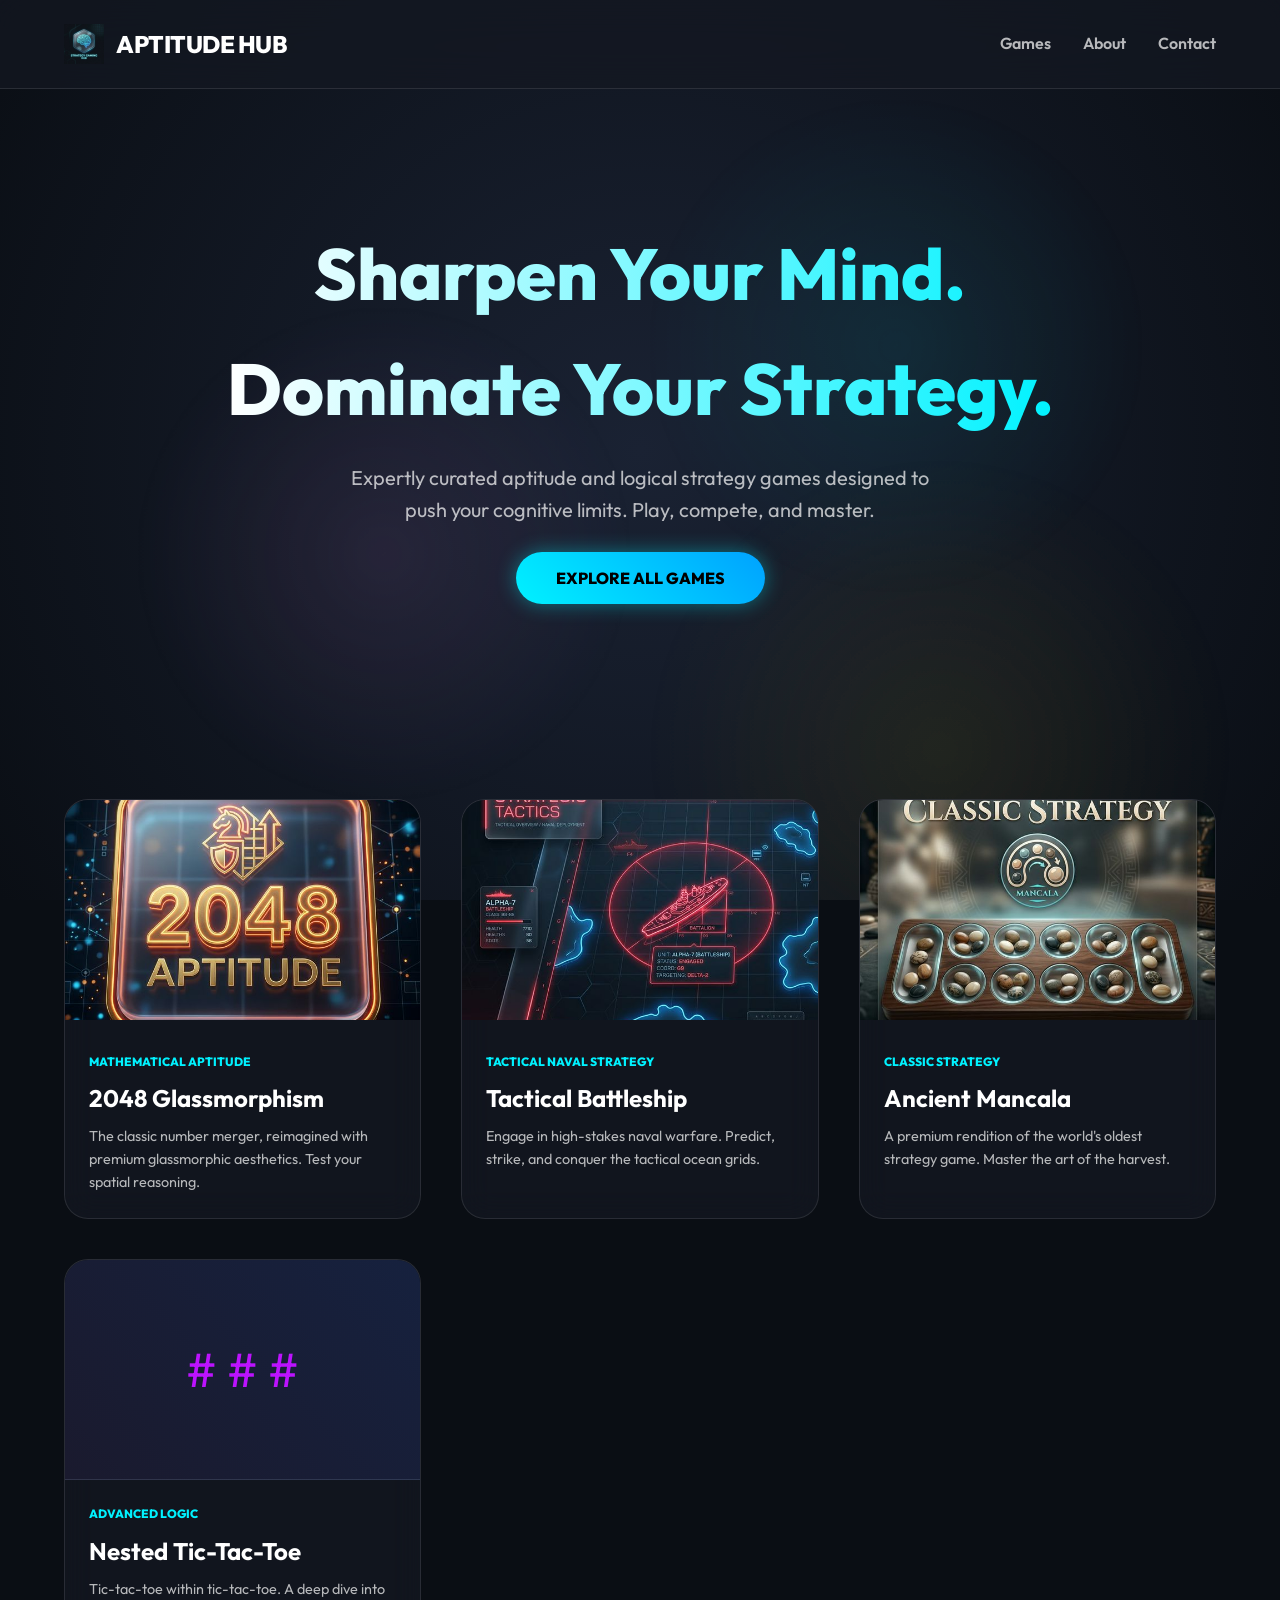
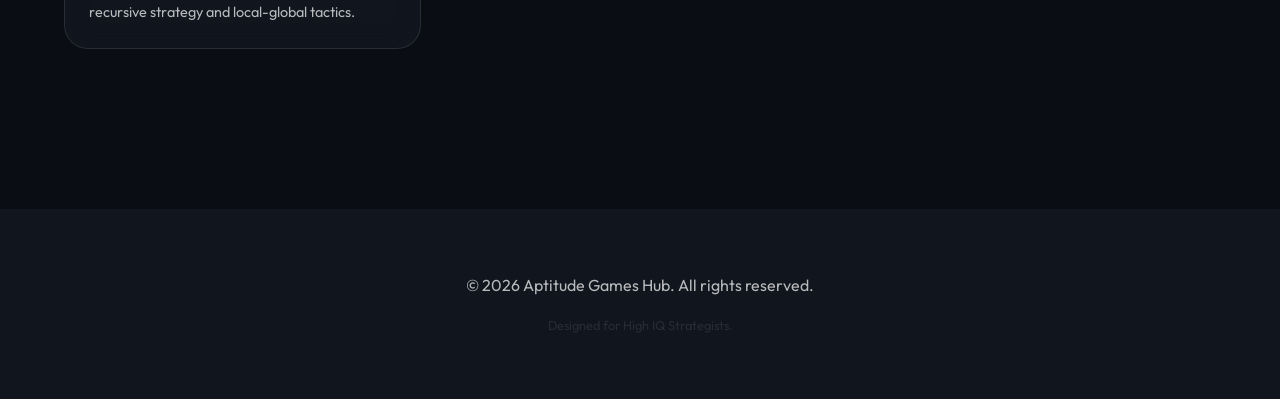
<file: index.html>
<!DOCTYPE html>
<html lang="en">
<head>
    <meta charset="UTF-8">
    <meta name="viewport" content="width=device-width, initial-scale=1.0">
    <title>Aptitude Games | Master Your Strategy Hub</title>
    <meta name="description" content="A hub for the most challenging aptitude and strategy games. Improve your reflexes, logical thinking, and tactical skills.">
    
    <!-- Fonts -->
    <link rel="stylesheet" href="style.css">
    
    <!-- Favicon placeholder (using logo) -->
    <link rel="icon" type="image/png" href="assets/logo.png">
</head>
<body>
    <!-- Background Elements -->
    <div id="bg-canvas">
        <div class="glow-orb" style="top: 10%; right: 10%;"></div>
        <div class="glow-orb" style="bottom: 10%; left: 10%; filter: hue-rotate(90deg);"></div>
        <div class="glow-orb" style="top: 50%; left: 50%; width: 600px; height: 600px; filter: hue-rotate(240deg);"></div>
    </div>

    <!-- Navigation -->
    <nav>
        <div class="logo">
            <img src="assets/logo.png" alt="Aptitude Hub Logo">
            <span>Aptitude Hub</span>
        </div>
        <div class="nav-links">
            <a href="#games">Games</a>
            <a href="#about">About</a>
            <a href="#contact">Contact</a>
        </div>
    </nav>

    <!-- Hero Section -->
    <header class="hero">
        <h1>Sharpen Your Mind.<br>Dominate Your Strategy.</h1>
        <p>Expertly curated aptitude and logical strategy games designed to push your cognitive limits. Play, compete, and master.</p>
        <div class="hero-actions">
            <a href="#games" class="btn-primary">Explore All Games</a>
        </div>
    </header>

    <!-- Games Grid Section -->
    <section id="games" class="game-grid">
        <!-- 2048 -->
        <div class="game-card" onclick="window.location.href='2048/index.html'">
            <img src="assets/2048_thumb.png" alt="2048 Glassmorphism">
            <div class="game-info">
                <span class="game-category">Mathematical Aptitude</span>
                <h3 class="game-title">2048 Glassmorphism</h3>
                <p class="game-desc">The classic number merger, reimagined with premium glassmorphic aesthetics. Test your spatial reasoning.</p>
            </div>
        </div>

        <!-- Battleship -->
        <div class="game-card" onclick="window.location.href='battleship/index.html'">
            <img src="assets/battleship_thumb.png" alt="Tactical Battleship">
            <div class="game-info">
                <span class="game-category">Tactical Naval Strategy</span>
                <h3 class="game-title">Tactical Battleship</h3>
                <p class="game-desc">Engage in high-stakes naval warfare. Predict, strike, and conquer the tactical ocean grids.</p>
            </div>
        </div>

        <!-- Mancala -->
        <div class="game-card" onclick="window.location.href='mancala/index.html'">
            <img src="assets/mancala_thumb.png" alt="Mancala Strategy">
            <div class="game-info">
                <span class="game-category">Classic Strategy</span>
                <h3 class="game-title">Ancient Mancala</h3>
                <p class="game-desc">A premium rendition of the world's oldest strategy game. Master the art of the harvest.</p>
            </div>
        </div>

        <!-- Nested Tic Tac Toe -->
        <div class="game-card" onclick="window.location.href='tictactoe/index.html'">
            <div style="width: 100%; height: 220px; background: linear-gradient(45deg, #1a1a2e, #16213e); display: flex; align-items: center; justify-content: center; font-size: 3rem; color: var(--neon-purple); border-bottom: 1px solid var(--glass-border);">
                # # #
            </div>
            <div class="game-info">
                <span class="game-category">Advanced Logic</span>
                <h3 class="game-title">Nested Tic-Tac-Toe</h3>
                <p class="game-desc">Tic-tac-toe within tic-tac-toe. A deep dive into recursive strategy and local-global tactics.</p>
            </div>
        </div>
    </section>

    <!-- Footer -->
    <footer style="padding: 4rem 5%; text-align: center; background: var(--glass-bg); margin-top: 5rem;">
        <p style="color: var(--text-secondary);">&copy; 2026 Aptitude Games Hub. All rights reserved.</p>
        <p style="font-size: 0.8rem; margin-top: 1rem; color: var(--glass-border);">Designed for High IQ Strategists.</p>
    </footer>

    <script src="script.js"></script>
</body>
</html>
</file>
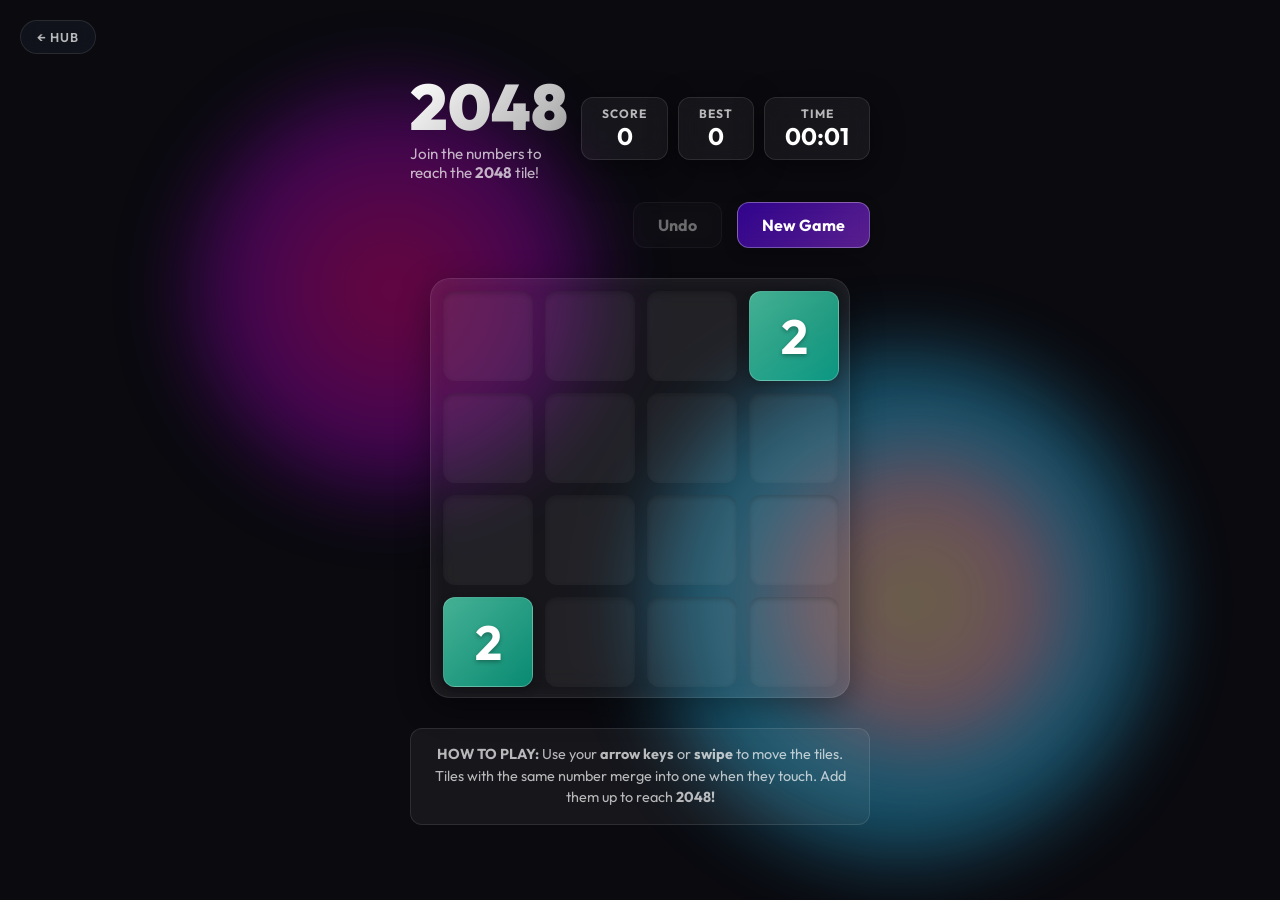
<file: 2048/index.html>
<!DOCTYPE html>
<html lang="en">
<head>
    <meta charset="UTF-8">
    <meta name="viewport" content="width=device-width, initial-scale=1.0, maximum-scale=1.0, user-scalable=no">
    <title>2048: Glassmorphism</title>
    <link rel="stylesheet" href="style.css">
    <link rel="preconnect" href="https://fonts.googleapis.com">
    <link rel="preconnect" href="https://fonts.gstatic.com" crossorigin>
    <link href="https://fonts.googleapis.com/css2?family=Outfit:wght@300;500;700;900&display=swap" rel="stylesheet">
    <style>
        .back-to-hub {
            position: fixed;
            top: 20px;
            left: 20px;
            z-index: 1000;
            text-decoration: none;
            color: rgba(255,255,255,0.7);
            font-family: 'Outfit', sans-serif;
            font-size: 0.8rem;
            font-weight: 600;
            background: rgba(20, 25, 35, 0.6);
            padding: 8px 16px;
            border-radius: 50px;
            backdrop-filter: blur(10px);
            border: 1px solid rgba(255,255,255,0.1);
            transition: all 0.3s ease;
            text-transform: uppercase;
            letter-spacing: 1px;
        }
        .back-to-hub:hover {
            background: rgba(0, 242, 255, 0.2);
            color: #00f2ff;
            transform: translateX(-5px);
            border-color: #00f2ff;
        }
        @media (max-width: 600px) {
            .back-to-hub { top: 10px; left: 10px; font-size: 0.7rem; padding: 6px 12px; }
        }
    </style>
</head>
<body>
    <a href="../index.html" class="back-to-hub">← Hub</a>
    <div class="background-orbs">
        <div class="orb orb-1"></div>
        <div class="orb orb-2"></div>
        <div class="orb orb-3"></div>
    </div>

    <div class="game-wrapper">
        <header>
            <div class="title-container">
                <h1>2048</h1>
                <p>Join the numbers to reach the <strong>2048</strong> tile!</p>
            </div>
            <div class="scores-container">
                <div class="score-box">
                    <span class="score-label">SCORE</span>
                    <span class="score-value" id="score">0</span>
                </div>
                <div class="score-box" id="best-score-box">
                    <span class="score-label">BEST</span>
                    <span class="score-value" id="best-score">0</span>
                </div>
                <div class="score-box timer-box">
                    <span class="score-label">TIME</span>
                    <span class="score-value" id="timer-display">00:00</span>
                </div>
            </div>
        </header>

        <div class="controls-header">
            <button id="undo-btn" class="glass-btn secondary" disabled>Undo</button>
            <button id="new-game-btn" class="glass-btn primary">New Game</button>
        </div>

        <div class="game-container">
            <div class="grid-container" id="grid">
                <!-- Grid Cells (Background) -->
                <div class="grid-cell"></div><div class="grid-cell"></div><div class="grid-cell"></div><div class="grid-cell"></div>
                <div class="grid-cell"></div><div class="grid-cell"></div><div class="grid-cell"></div><div class="grid-cell"></div>
                <div class="grid-cell"></div><div class="grid-cell"></div><div class="grid-cell"></div><div class="grid-cell"></div>
                <div class="grid-cell"></div><div class="grid-cell"></div><div class="grid-cell"></div><div class="grid-cell"></div>
            </div>
            
            <div class="tile-container" id="tile-container">
                <!-- Tiles will be generated here by JS -->
            </div>

            <div class="game-message hidden" id="game-message">
                <h2 id="message-text">Game Over!</h2>
                <div class="message-actions">
                    <button id="retry-btn" class="glass-btn primary">Try Again</button>
                </div>
            </div>
        </div>
        
        <div class="instructions">
            <p><strong>HOW TO PLAY:</strong> Use your <strong>arrow keys</strong> or <strong>swipe</strong> to move the tiles. Tiles with the same number merge into one when they touch. Add them up to reach <strong>2048!</strong></p>
        </div>
    </div>

    <script src="script.js"></script>
</body>
</html>
</file>
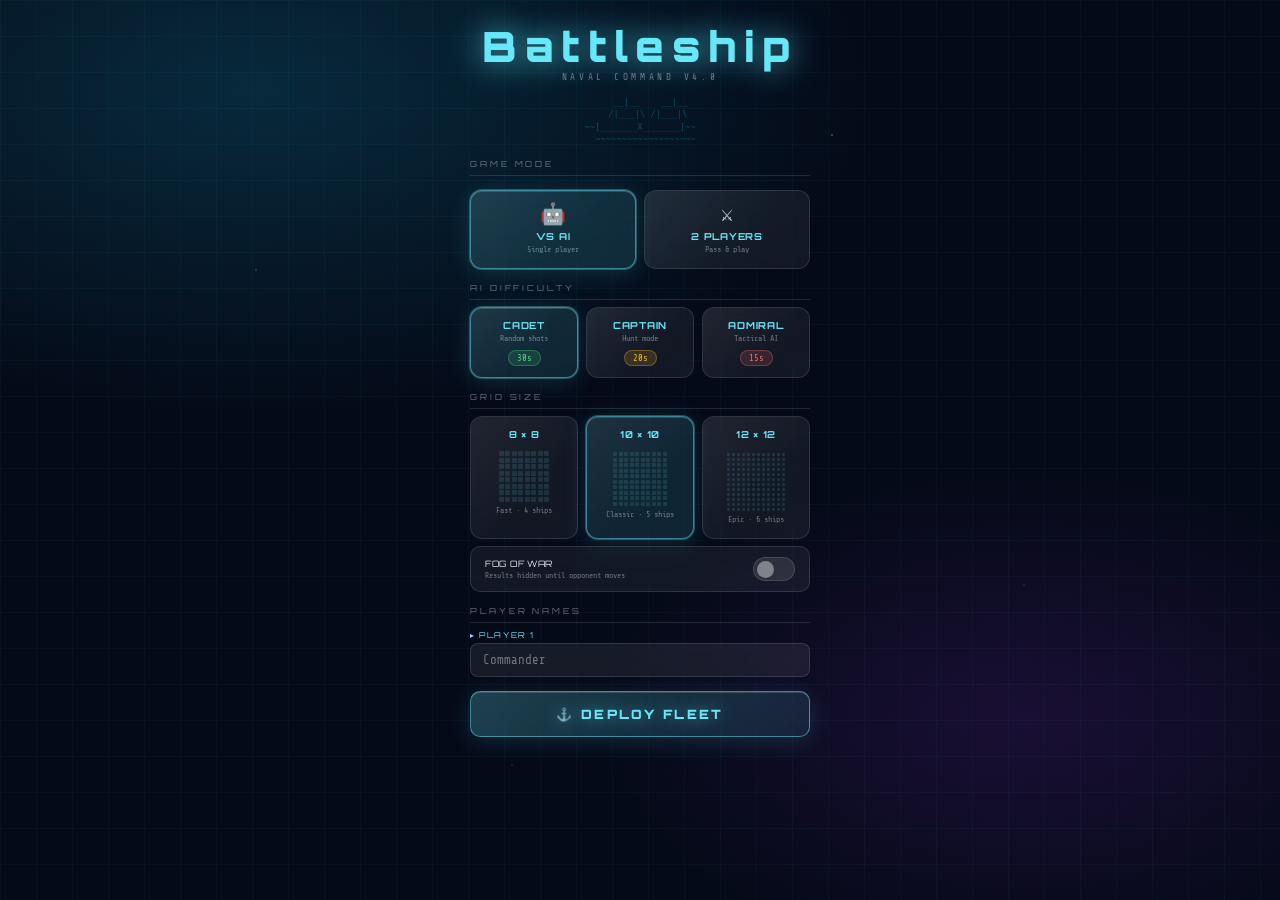
<file: battleship/index.html>
<!DOCTYPE html>
<html lang="en">
<head>
<meta charset="UTF-8">
<meta name="viewport" content="width=device-width, initial-scale=1.0, maximum-scale=1.0, user-scalable=no">
<title>Battleship — Naval Command</title>
<link href="https://fonts.googleapis.com/css2?family=Orbitron:wght@400;700;900&family=Share+Tech+Mono&display=swap" rel="stylesheet">
<style>
:root{
  /* Accent colors */
  --cyan:#67e8f9;
  --cyan-dim:#0e7490;
  --gold:#fbbf24;
  --p1:#67e8f9;
  --p2:#fb923c;
  --green:#4ade80;
  --green-dim:rgba(74,222,128,0.15);
  --red:#f87171;
  --orange:#fb923c;
  --purple:#a78bfa;
  --text:#e2e8f0;
  --text-dim:rgba(226,232,240,0.45);
  --text-bright:#f8fafc;

  /* Glass surfaces */
  --glass:rgba(255,255,255,0.06);
  --glass-hover:rgba(255,255,255,0.10);
  --glass-active:rgba(103,232,249,0.12);
  --glass-border:rgba(255,255,255,0.12);
  --glass-border-bright:rgba(103,232,249,0.5);
  --glass-blur:blur(14px);

  /* Game cells */
  --ocean:rgba(10,20,50,0.55);
  --ocean-hover:rgba(20,40,80,0.65);
  --ship-color:rgba(37,99,235,0.85);
  --ship-border:rgba(96,165,250,0.8);
  --hit-color:rgba(239,68,68,0.9);
  --hit-border:rgba(252,165,165,0.9);
  --miss-color:rgba(15,23,42,0.6);
  --miss-dot:rgba(148,163,184,0.6);
  --sunk-color:rgba(153,27,27,0.85);
  --sunk-border:rgba(248,113,113,0.9);
  --preview-color:rgba(30,64,175,0.6);
  --preview-invalid:rgba(127,29,29,0.6);

  /* Timer */
  --timer-ok:#4ade80;
  --timer-warn:#fbbf24;
  --timer-danger:#f87171;
}

*{box-sizing:border-box;margin:0;padding:0;-webkit-tap-highlight-color:transparent;}
html,body{height:100%;color:var(--text);font-family:'Share Tech Mono',monospace;overflow-x:hidden;}

/* ── RICH GRADIENT BACKGROUND ──────────────────────────── */
body{
  background:
    radial-gradient(ellipse 80% 60% at 20% 10%, rgba(14,116,144,0.3) 0%, transparent 60%),
    radial-gradient(ellipse 60% 50% at 80% 80%, rgba(88,28,135,0.25) 0%, transparent 55%),
    #050a18;
  /* fixed = no scroll repaint */
  background-attachment:fixed;
}

/* static star-field — no animation, minimal gradients */
body::before{
  content:'';position:fixed;inset:0;
  background-image:
    radial-gradient(1px 1px at 20% 30%, rgba(255,255,255,0.45) 0%, transparent 100%),
    radial-gradient(1.5px 1.5px at 65% 15%, rgba(103,232,249,0.5) 0%, transparent 100%),
    radial-gradient(1px 1px at 80% 65%, rgba(255,255,255,0.3) 0%, transparent 100%),
    radial-gradient(1px 1px at 40% 85%, rgba(167,139,250,0.4) 0%, transparent 100%);
  pointer-events:none;z-index:0;
}

/* static grid overlay — no animation */
body::after{
  content:'';position:fixed;inset:0;
  background-image:
    linear-gradient(rgba(103,232,249,0.035) 1px, transparent 1px),
    linear-gradient(90deg, rgba(103,232,249,0.035) 1px, transparent 1px);
  background-size:36px 36px;
  pointer-events:none;z-index:0;
}

/* ── GLASS MIXIN ────────────────────────────────────────── */
.glass{
  background:var(--glass);
  backdrop-filter:var(--glass-blur);
  -webkit-backdrop-filter:var(--glass-blur);
  border:1px solid var(--glass-border);
}

.screen{position:fixed;inset:0;display:flex;flex-direction:column;align-items:center;
  z-index:10;transition:opacity 0.35s,transform 0.35s;padding:14px 12px;overflow-y:auto;}
.screen.hidden{opacity:0;pointer-events:none;transform:scale(0.96);}

/* ── MENU ─────────────────────────────────────────────── */
#menuScreen{justify-content:flex-start;padding-top:20px;gap:14px;}

.logo{font-family:'Orbitron',sans-serif;font-size:clamp(1.6rem,8vw,2.6rem);font-weight:900;
  color:var(--cyan);letter-spacing:0.18em;text-align:center;
  text-shadow:0 0 30px rgba(103,232,249,0.7),0 0 60px rgba(103,232,249,0.3);}
.logo-sub{font-size:0.58rem;letter-spacing:0.4em;color:var(--text-dim);text-transform:uppercase;text-align:center;}
.ship-ascii{font-size:clamp(0.36rem,1.3vw,0.55rem);color:var(--cyan-dim);line-height:1.4;text-align:center;opacity:0.55;}

.section-title{font-family:'Orbitron',sans-serif;font-size:0.52rem;letter-spacing:0.35em;
  color:var(--text-dim);text-transform:uppercase;
  border-bottom:1px solid var(--glass-border);
  padding-bottom:6px;width:100%;max-width:340px;}

/* ── CARDS ─────────────────────────────────────────────── */
.card-row{display:flex;gap:8px;width:100%;max-width:340px;}
.sel-card{
  flex:1;padding:11px 8px;border-radius:12px;
  background:var(--glass);
  backdrop-filter:var(--glass-blur);-webkit-backdrop-filter:var(--glass-blur);
  border:1px solid var(--glass-border);
  cursor:pointer;transition:all 0.2s;text-align:center;position:relative;overflow:hidden;
}
.sel-card::before{
  content:'';position:absolute;inset:0;
  background:linear-gradient(135deg,rgba(255,255,255,0.06) 0%,transparent 60%);
  pointer-events:none;
}
.sel-card:hover{background:var(--glass-hover);border-color:rgba(255,255,255,0.2);}
.sel-card.active{
  background:var(--glass-active);
  border-color:var(--glass-border-bright);
  box-shadow:0 0 0 1px rgba(103,232,249,0.3),0 4px 24px rgba(103,232,249,0.15),inset 0 1px 0 rgba(255,255,255,0.15);
}
.card-icon{font-size:1.3rem;margin-bottom:4px;}
.card-name{font-family:'Orbitron',sans-serif;font-size:0.6rem;font-weight:700;color:var(--cyan);text-transform:uppercase;letter-spacing:0.08em;margin-bottom:2px;}
.card-desc{font-size:0.52rem;color:var(--text-dim);line-height:1.5;}
.card-badge{display:inline-block;margin-top:5px;padding:2px 8px;border-radius:20px;
  font-size:0.55rem;
  background:rgba(74,222,128,0.15);color:var(--green);border:1px solid rgba(74,222,128,0.3);}
.card-badge.warn{background:rgba(251,191,36,0.15);color:var(--gold);border-color:rgba(251,191,36,0.3);}
.card-badge.danger{background:rgba(248,113,113,0.15);color:var(--red);border-color:rgba(248,113,113,0.3);}

/* mini grid previews */
.mini-gsz-grid{display:inline-grid;gap:1.5px;margin:5px auto 3px;}
.mini-gsz-cell{background:rgba(103,232,249,0.12);border-radius:1px;}

/* ── NAME INPUTS ─────────────────────────────────────── */
.name-section{width:100%;max-width:340px;display:flex;flex-direction:column;gap:7px;}
.name-fields{display:flex;gap:8px;}
.name-field{flex:1;display:flex;flex-direction:column;gap:3px;}
.name-label{font-family:'Orbitron',sans-serif;font-size:0.5rem;letter-spacing:0.2em;text-transform:uppercase;}
.name-label.p1c{color:var(--p1);}
.name-label.p2c{color:var(--p2);}
.name-input{
  background:rgba(255,255,255,0.07);
  backdrop-filter:blur(8px);-webkit-backdrop-filter:blur(8px);
  border:1px solid var(--glass-border);
  border-radius:8px;padding:9px 12px;
  font-family:'Share Tech Mono',monospace;font-size:0.78rem;color:var(--text-bright);
  outline:none;transition:border-color 0.2s,box-shadow 0.2s;width:100%;
}
.name-input:focus{border-color:var(--cyan);box-shadow:0 0 0 2px rgba(103,232,249,0.15);}
.name-input::placeholder{color:var(--text-dim);}
#p2NameField{display:none;}

/* ── TOGGLE ──────────────────────────────────────────── */
.toggle-row{
  display:flex;align-items:center;justify-content:space-between;
  padding:10px 14px;border-radius:10px;
  background:var(--glass);
  backdrop-filter:var(--glass-blur);-webkit-backdrop-filter:var(--glass-blur);
  border:1px solid var(--glass-border);
}
.toggle-label{font-family:'Orbitron',sans-serif;font-size:0.55rem;letter-spacing:0.08em;color:var(--text);text-transform:uppercase;}
.toggle-sub{font-size:0.5rem;color:var(--text-dim);margin-top:2px;}
.toggle-switch{position:relative;width:42px;height:24px;flex-shrink:0;}
.toggle-switch input{opacity:0;width:0;height:0;}
.toggle-slider{position:absolute;inset:0;background:rgba(255,255,255,0.1);border-radius:12px;cursor:pointer;transition:0.28s;border:1px solid var(--glass-border);}
.toggle-slider:before{content:'';position:absolute;width:17px;height:17px;left:3px;top:3px;
  background:rgba(255,255,255,0.4);border-radius:50%;transition:0.28s;}
input:checked+.toggle-slider{background:rgba(103,232,249,0.25);border-color:var(--cyan);}
input:checked+.toggle-slider:before{transform:translateX(18px);background:var(--cyan);box-shadow:0 0 8px rgba(103,232,249,0.6);}

#gridSection{width:100%;max-width:340px;display:flex;flex-direction:column;gap:7px;}

/* ── MENU BUTTON ─────────────────────────────────────── */
.menu-btn{
  width:100%;max-width:340px;padding:14px;
  background:linear-gradient(135deg,rgba(103,232,249,0.25),rgba(103,232,249,0.1));
  backdrop-filter:var(--glass-blur);-webkit-backdrop-filter:var(--glass-blur);
  border:1px solid var(--glass-border-bright);
  border-radius:10px;
  font-family:'Orbitron',sans-serif;font-size:0.8rem;font-weight:900;letter-spacing:0.18em;
  color:var(--cyan);cursor:pointer;text-transform:uppercase;
  transition:all 0.2s;touch-action:manipulation;-webkit-user-select:none;user-select:none;
  box-shadow:0 4px 24px rgba(103,232,249,0.15),inset 0 1px 0 rgba(255,255,255,0.15);
  text-shadow:0 0 16px rgba(103,232,249,0.6);
}
.menu-btn:hover{
  background:linear-gradient(135deg,rgba(103,232,249,0.35),rgba(103,232,249,0.18));
  box-shadow:0 6px 32px rgba(103,232,249,0.3),inset 0 1px 0 rgba(255,255,255,0.2);
}
.menu-btn:active{transform:scale(0.98);}

/* ── PASS SCREEN ──────────────────────────────────────── */
#passScreen{justify-content:center;}
.pass-inner{
  display:flex;flex-direction:column;align-items:center;gap:20px;
  max-width:300px;width:100%;
  background:var(--glass);
  backdrop-filter:blur(20px);-webkit-backdrop-filter:blur(20px);
  border:1px solid var(--glass-border);
  border-radius:20px;padding:32px 24px;
  box-shadow:0 20px 60px rgba(0,0,0,0.4),inset 0 1px 0 rgba(255,255,255,0.1);
}
.pass-icon{font-size:2.8rem;}
.pass-title{font-family:'Orbitron',sans-serif;font-size:1rem;font-weight:700;letter-spacing:0.14em;
  color:var(--gold);text-align:center;text-transform:uppercase;text-shadow:0 0 16px rgba(251,191,36,0.5);}
.pass-body{font-size:0.78rem;color:var(--text-dim);text-align:center;line-height:1.9;}
.pass-body strong{color:var(--text);}
.pass-btn{
  width:100%;padding:13px;
  background:linear-gradient(135deg,rgba(251,191,36,0.2),rgba(251,191,36,0.08));
  backdrop-filter:blur(8px);-webkit-backdrop-filter:blur(8px);
  border:1px solid rgba(251,191,36,0.5);
  border-radius:8px;
  font-family:'Orbitron',sans-serif;font-size:0.7rem;font-weight:700;letter-spacing:0.14em;
  color:var(--gold);cursor:pointer;text-transform:uppercase;transition:all 0.2s;
  touch-action:manipulation;
  box-shadow:0 0 16px rgba(251,191,36,0.1);
}
.pass-btn:hover{background:linear-gradient(135deg,rgba(251,191,36,0.3),rgba(251,191,36,0.15));box-shadow:0 0 24px rgba(251,191,36,0.25);}

/* ── PLACEMENT ────────────────────────────────────────── */
#placementScreen{gap:9px;padding-top:13px;justify-content:flex-start;}
.screen-title{font-family:'Orbitron',sans-serif;font-size:clamp(0.8rem,4vw,0.95rem);font-weight:700;
  letter-spacing:0.18em;color:var(--cyan);text-transform:uppercase;text-align:center;
  text-shadow:0 0 14px rgba(103,232,249,0.4);}
.screen-sub{font-size:0.54rem;color:var(--text-dim);text-align:center;}
.screen-sub .hi{color:var(--cyan);}
.screen-sub .hi2{color:var(--orange);}

.player-banner{
  display:flex;align-items:center;justify-content:center;padding:8px 14px;
  border-radius:8px;font-family:'Orbitron',sans-serif;font-size:0.6rem;
  letter-spacing:0.1em;text-transform:uppercase;width:100%;max-width:360px;
  backdrop-filter:blur(10px);-webkit-backdrop-filter:blur(10px);
}
.player-banner.p1{border:1px solid rgba(103,232,249,0.4);color:var(--p1);background:rgba(103,232,249,0.1);box-shadow:0 0 16px rgba(103,232,249,0.08);}
.player-banner.p2{border:1px solid rgba(251,146,60,0.4);color:var(--p2);background:rgba(251,146,60,0.1);box-shadow:0 0 16px rgba(251,146,60,0.08);}

/* ── SHIP LIST ───────────────────────────────────────── */
.ship-list{display:flex;flex-direction:column;gap:5px;width:100%;max-width:360px;}
.ship-item{
  display:flex;align-items:center;gap:9px;padding:8px 12px;
  border-radius:9px;
  background:rgba(255,255,255,0.05);
  border:1px solid var(--glass-border);
  cursor:pointer;transition:background 0.15s,border-color 0.15s;
  touch-action:manipulation;-webkit-user-select:none;user-select:none;
}
.ship-item:hover:not(.placed){background:rgba(255,255,255,0.09);border-color:rgba(255,255,255,0.2);}
.ship-item.sel-ship{
  background:rgba(103,232,249,0.1);
  border-color:var(--glass-border-bright);
  box-shadow:0 0 0 1px rgba(103,232,249,0.2);
}
.ship-item.placed{border-color:rgba(74,222,128,0.25);background:rgba(74,222,128,0.06);}
.ship-item.placed:hover{border-color:rgba(251,146,60,0.4);background:rgba(251,146,60,0.07);}
.ship-blks{display:flex;gap:2px;}
.ship-blk{width:12px;height:12px;background:linear-gradient(135deg,rgba(103,232,249,0.3),rgba(56,189,248,0.15));border-radius:2px;border:1px solid rgba(103,232,249,0.6);box-shadow:0 0 4px rgba(103,232,249,0.2),inset 0 1px 0 rgba(255,255,255,0.15);}
.ship-nm{font-family:'Orbitron',sans-serif;font-size:0.56rem;letter-spacing:0.04em;color:var(--text);flex:1;}
.ship-item.placed .ship-nm{color:var(--green);}
.ship-item.placed:hover .ship-nm{color:var(--orange);}
.ship-st{font-size:0.52rem;color:var(--text-dim);}
.ship-item.placed .ship-st{color:rgba(74,222,128,0.5);}
.ship-item.placed:hover .ship-st{color:var(--orange);}

/* ── PLACEMENT CONTROLS ──────────────────────────────── */
.place-ctrls{display:flex;gap:5px;width:100%;max-width:360px;}
.ctrl-btn{
  flex:1;padding:9px 3px;
  border-radius:8px;
  background:rgba(255,255,255,0.05);
  border:1px solid var(--glass-border);
  color:var(--text-dim);font-family:'Orbitron',sans-serif;font-size:0.5rem;letter-spacing:0.04em;
  cursor:pointer;text-transform:uppercase;transition:background 0.15s,border-color 0.15s,color 0.15s;
  touch-action:manipulation;-webkit-user-select:none;user-select:none;
}
.ctrl-btn:hover{background:rgba(255,255,255,0.09);border-color:rgba(103,232,249,0.35);color:var(--cyan);}
.ctrl-btn.cta{
  background:rgba(103,232,249,0.15);
  border-color:var(--glass-border-bright);color:var(--cyan);font-weight:700;
}
.ctrl-btn.cta:hover{background:rgba(103,232,249,0.22);}
.ctrl-btn.cta2{
  background:rgba(251,146,60,0.15);
  border-color:rgba(251,146,60,0.45);color:var(--p2);font-weight:700;
}
.ctrl-btn.cta2:hover{background:rgba(251,146,60,0.22);}
.ctrl-btn:disabled{opacity:0.3;cursor:not-allowed;}

/* ── GRID ─────────────────────────────────────────────── */
.grid-wrap{width:100%;max-width:360px;}
.grid-labels-row{display:flex;padding-left:19px;margin-bottom:2px;}
.grid-lbl{flex:1;text-align:center;font-size:0.44rem;color:var(--text-dim);font-family:'Orbitron',sans-serif;}
.grid-with-rl{display:flex;gap:2px;}
.grid-row-labels{display:flex;flex-direction:column;gap:2px;width:17px;flex-shrink:0;}
.row-lbl{flex:1;display:flex;align-items:center;justify-content:center;font-size:0.44rem;
  color:var(--text-dim);font-family:'Orbitron',sans-serif;min-height:0;}
.grid{display:grid;gap:2px;flex:1;contain:layout style;}

/* cells — no backdrop-filter (too expensive on 100+ cells) */
.cell{
  aspect-ratio:1;border-radius:3px;
  border:1px solid rgba(103,232,249,0.1);
  background:var(--ocean);
  cursor:pointer;
  transition:background 0.1s,border-color 0.1s;
  position:relative;overflow:hidden;
  touch-action:manipulation;-webkit-user-select:none;user-select:none;
  /* promote to own layer only when interacting */
  contain:layout style;
}
.cell:active{opacity:0.65;}
.cell:hover:not(.no-action){
  background:var(--ocean-hover);
  border-color:rgba(103,232,249,0.3);
}
.cell.no-action{cursor:default;}

/* ship — glass look via gradient only, no backdrop-filter */
.cell.has-ship{
  background:linear-gradient(135deg, rgba(103,232,249,0.25) 0%, rgba(56,189,248,0.14) 100%);
  border-color:rgba(103,232,249,0.6);
  box-shadow:inset 0 1px 0 rgba(255,255,255,0.18),inset 0 0 10px rgba(103,232,249,0.07);
}
.cell.has-ship::before{
  content:'';position:absolute;inset:0;
  background:linear-gradient(135deg,rgba(255,255,255,0.1) 0%,transparent 50%);
  pointer-events:none;border-radius:inherit;
}
.cell.has-ship:hover{
  background:linear-gradient(135deg, rgba(103,232,249,0.34) 0%, rgba(56,189,248,0.22) 100%);
  border-color:rgba(103,232,249,0.85);
}

/* preview */
.cell.preview-valid{background:var(--preview-color);border-color:rgba(96,165,250,0.65);}
.cell.preview-bad{background:var(--preview-invalid);border-color:rgba(220,38,38,0.65);}

/* hit */
.cell.hit{background:var(--hit-color);border-color:var(--hit-border);cursor:default;}
.cell.hit::after{content:'✕';position:absolute;inset:0;display:flex;align-items:center;justify-content:center;color:#fff;font-size:0.65em;font-weight:bold;}

/* miss */
.cell.miss{
  background:rgba(71,85,105,0.55);
  border-color:rgba(148,163,184,0.55);
  cursor:default;
}
.cell.miss::after{
  content:'◦';position:absolute;inset:0;
  display:flex;align-items:center;justify-content:center;
  color:rgba(226,232,240,0.9);font-size:0.75em;
}

/* sunk */
.cell.sunk{background:var(--sunk-color);border-color:var(--sunk-border);cursor:default;}
.cell.sunk::after{content:'✕';position:absolute;inset:0;display:flex;align-items:center;justify-content:center;color:#fca5a5;font-size:0.65em;font-weight:bold;}

@keyframes hitPop{0%{transform:scale(1.3);opacity:0.7}100%{transform:scale(1);opacity:1}}
.cell.hit,.cell.sunk{animation:hitPop 0.2s ease;}

/* ── GAME SCREEN ──────────────────────────────────────── */
#gameScreen{gap:6px;padding:10px;justify-content:flex-start;}

.game-hdr{
  display:flex;align-items:center;justify-content:space-between;width:100%;max-width:380px;
  padding:9px 14px;
  background:var(--glass);
  backdrop-filter:var(--glass-blur);-webkit-backdrop-filter:var(--glass-blur);
  border:1px solid var(--glass-border);
  border-radius:12px;
  box-shadow:0 4px 20px rgba(0,0,0,0.2),inset 0 1px 0 rgba(255,255,255,0.08);
}
.ptag{font-family:'Orbitron',sans-serif;font-size:0.55rem;letter-spacing:0.1em;text-transform:uppercase;max-width:90px;line-height:1.3;}
.ptag.ap1{color:var(--p1);text-shadow:0 0 10px rgba(103,232,249,0.5);}
.ptag.ap2{color:var(--p2);text-shadow:0 0 10px rgba(251,146,60,0.5);}
.ptag.dim{color:var(--text-dim);}
.timer-c{text-align:center;flex-shrink:0;}
.timer-lbl{font-size:0.44rem;color:var(--text-dim);letter-spacing:0.18em;text-transform:uppercase;}
.timer-num{font-family:'Orbitron',sans-serif;font-size:1.3rem;font-weight:700;color:var(--timer-ok);
  text-shadow:0 0 12px currentColor;min-width:40px;text-align:center;transition:color 0.3s;}
.timer-num.warn{color:var(--timer-warn);}
.timer-num.danger{color:var(--timer-danger);animation:tpulse 0.6s ease infinite;}
@keyframes tpulse{0%,100%{color:var(--timer-danger)}50%{color:rgba(248,113,113,0.35)}}
.timer-bar-w{width:60px;height:3px;background:rgba(255,255,255,0.1);border-radius:2px;overflow:hidden;margin:3px auto 0;}
.timer-bar{height:100%;background:var(--timer-ok);border-radius:2px;transition:width 0.95s linear,background 0.3s;}

.stats-bar{display:flex;gap:5px;width:100%;max-width:380px;}
.stat-box{
  flex:1;padding:5px 4px;
  background:rgba(255,255,255,0.05);
  border:1px solid var(--glass-border);
  border-radius:9px;text-align:center;
}
.stat-v{font-family:'Orbitron',sans-serif;font-size:0.82rem;color:var(--cyan);}
.stat-l{font-size:0.42rem;color:var(--text-dim);letter-spacing:0.08em;text-transform:uppercase;margin-top:1px;}

.boards-wrap{display:flex;flex-direction:column;gap:7px;width:100%;max-width:380px;}
.board-section{width:100%;}
.board-lbl{font-family:'Orbitron',sans-serif;font-size:0.48rem;letter-spacing:0.16em;
  color:var(--text-dim);text-transform:uppercase;margin-bottom:4px;
  display:flex;justify-content:space-between;align-items:center;}
.board-lbl .cnt{font-size:0.52rem;}
.board-lbl .cnt.red{color:var(--red);}
.board-lbl .cnt.green{color:var(--green);}

.log-wrap{
  width:100%;max-width:380px;
  background:rgba(0,0,0,0.35);
  border:1px solid var(--glass-border);
  border-radius:8px;padding:6px 10px;height:54px;overflow-y:auto;
}
.log-e{font-size:0.58rem;color:var(--text-dim);line-height:1.85;animation:logIn 0.25s ease;}
@keyframes logIn{from{opacity:0;transform:translateX(-4px)}to{opacity:1}}
.log-e.hit-l{color:#f87171;}
.log-e.miss-l{color:rgba(148,163,184,0.6);}
.log-e.sunk-l{color:var(--orange);}
.log-e.to-l{color:var(--red);}
.log-e.p2-l{color:var(--p2);}
.log-e.fog-l{color:var(--purple);}

/* ── MODAL ────────────────────────────────────────────── */
.modal-ov{
  position:fixed;inset:0;
  background:rgba(0,0,0,0.7);
  backdrop-filter:blur(12px);-webkit-backdrop-filter:blur(12px);
  display:flex;align-items:center;justify-content:center;z-index:200;
  opacity:0;pointer-events:none;transition:opacity 0.28s;
}
.modal-ov.show{opacity:1;pointer-events:all;}
.modal{
  background:rgba(10,15,40,0.7);
  backdrop-filter:blur(24px);-webkit-backdrop-filter:blur(24px);
  border:1px solid var(--glass-border);
  border-radius:18px;padding:28px 24px;max-width:310px;width:92%;text-align:center;
  box-shadow:0 24px 70px rgba(0,0,0,0.5),inset 0 1px 0 rgba(255,255,255,0.1);
  transform:translateY(16px) scale(0.97);transition:transform 0.3s,opacity 0.3s;
}
.modal-ov.show .modal{transform:translateY(0) scale(1);}
.modal-icon{font-size:2.6rem;margin-bottom:10px;}
.modal-title{font-family:'Orbitron',sans-serif;font-size:1rem;font-weight:900;
  color:var(--cyan);letter-spacing:0.14em;text-transform:uppercase;margin-bottom:8px;
  text-shadow:0 0 20px rgba(103,232,249,0.5);}
.modal-title.win{color:var(--green);text-shadow:0 0 20px rgba(74,222,128,0.5);}
.modal-title.lose{color:var(--red);text-shadow:0 0 20px rgba(248,113,113,0.5);}
.modal-title.p2w{color:var(--p2);text-shadow:0 0 20px rgba(251,146,60,0.5);}
.modal-body{font-size:0.72rem;color:var(--text-dim);line-height:1.85;margin-bottom:14px;}
.modal-body strong{color:var(--text);}
.modal-stats{display:flex;justify-content:center;gap:18px;margin:10px 0;}
.msv{font-family:'Orbitron',sans-serif;font-size:1.1rem;color:var(--cyan);text-shadow:0 0 10px rgba(103,232,249,0.4);}
.msl{font-size:0.48rem;color:var(--text-dim);letter-spacing:0.1em;text-transform:uppercase;}
.modal-btns{display:flex;gap:8px;margin-top:4px;}
.modal-btn{
  flex:1;padding:11px;
  border-radius:9px;
  background:var(--glass);
  backdrop-filter:blur(8px);-webkit-backdrop-filter:blur(8px);
  border:1px solid var(--glass-border);
  font-family:'Orbitron',sans-serif;font-size:0.58rem;letter-spacing:0.09em;cursor:pointer;
  text-transform:uppercase;transition:all 0.18s;
  touch-action:manipulation;color:var(--text-dim);
}
.modal-btn.pr{
  background:linear-gradient(135deg,rgba(103,232,249,0.28),rgba(103,232,249,0.1));
  border-color:var(--glass-border-bright);color:var(--cyan);font-weight:700;
  box-shadow:0 2px 14px rgba(103,232,249,0.15);
}
.modal-btn.pr:hover{background:linear-gradient(135deg,rgba(103,232,249,0.38),rgba(103,232,249,0.18));}
.modal-btn.sc:hover{background:var(--glass-hover);border-color:rgba(255,255,255,0.2);color:var(--text);}

/* ── TOAST ────────────────────────────────────────────── */
.toast{
  position:fixed;top:14px;left:50%;transform:translateX(-50%) translateY(-70px);
  background:rgba(10,15,40,0.8);
  backdrop-filter:blur(16px);-webkit-backdrop-filter:blur(16px);
  border:1px solid var(--glass-border);
  border-radius:8px;padding:8px 16px;
  font-family:'Orbitron',sans-serif;font-size:0.58rem;letter-spacing:0.08em;
  color:var(--cyan);z-index:300;transition:transform 0.28s;text-align:center;white-space:nowrap;
  pointer-events:none;
  box-shadow:0 8px 24px rgba(0,0,0,0.3),inset 0 1px 0 rgba(255,255,255,0.08);
}
.toast.show{transform:translateX(-50%) translateY(0);}
.toast.t-sunk{border-color:rgba(251,146,60,0.5);color:var(--orange);}
.toast.t-err{border-color:rgba(248,113,113,0.5);color:var(--red);}
.toast.t-ok{border-color:rgba(74,222,128,0.5);color:var(--green);}
.toast.t-fog{border-color:rgba(167,139,250,0.5);color:var(--purple);}

::-webkit-scrollbar{width:3px;height:3px;}
::-webkit-scrollbar-track{background:transparent;}
::-webkit-scrollbar-thumb{background:rgba(255,255,255,0.15);border-radius:2px;}

/* Disable non-essential animations when user prefers reduced motion */
@media(prefers-reduced-motion:reduce){
  .cell,.ship-item,.sel-card,.ctrl-btn{transition:none!important;}
  .cell.hit,.cell.sunk{animation:none!important;}
  .timer-num.danger{animation:none!important;}
  .log-e{animation:none!important;}
  .screen{transition:none!important;}
}

/* ── RESPONSIVE ───────────────────────────────────────── */
@supports(padding:max(0px)){
  .screen{
    padding-left:max(12px,env(safe-area-inset-left));
    padding-right:max(12px,env(safe-area-inset-right));
    padding-bottom:max(10px,env(safe-area-inset-bottom));
  }
}
@media(max-width:380px){
  .grid{gap:1px;}
  .ctrl-btn{font-size:0.46rem;}
  .ship-item{padding:7px 10px;}
}
</style>
</head>
<body>

<div class="toast" id="toast"></div>

<!-- ════════ MENU ════════ -->
<div class="screen" id="menuScreen">
  <div style="text-align:center">
    <div class="logo">Battleship</div>
    <div class="logo-sub">Naval Command v4.0</div>
  </div>
  <pre class="ship-ascii">    __|__    __|__
   /|___|\ /|___|\
~~[_______X_______]~~
  ~~~~~~~~~~~~~~~~~~~</pre>

  <div class="section-title">Game Mode</div>
  <div class="card-row">
    <div class="sel-card active" data-mode="ai" onclick="selectMode(this,'ai')">
      <div class="card-icon">🤖</div>
      <div class="card-name">vs AI</div>
      <div class="card-desc">Single player</div>
    </div>
    <div class="sel-card" data-mode="2p" onclick="selectMode(this,'2p')">
      <div class="card-icon">⚔️</div>
      <div class="card-name">2 Players</div>
      <div class="card-desc">Pass &amp; play</div>
    </div>
  </div>

  <div id="diffSection" style="display:flex;flex-direction:column;gap:7px;width:100%;max-width:340px;">
    <div class="section-title">AI Difficulty</div>
    <div class="card-row">
      <div class="sel-card active" data-diff="easy" onclick="selectDiff(this,'easy')">
        <div class="card-name">Cadet</div>
        <div class="card-desc">Random shots</div>
        <div class="card-badge">30s</div>
      </div>
      <div class="sel-card" data-diff="medium" onclick="selectDiff(this,'medium')">
        <div class="card-name">Captain</div>
        <div class="card-desc">Hunt mode</div>
        <div class="card-badge warn">20s</div>
      </div>
      <div class="sel-card" data-diff="hard" onclick="selectDiff(this,'hard')">
        <div class="card-name">Admiral</div>
        <div class="card-desc">Tactical AI</div>
        <div class="card-badge danger">15s</div>
      </div>
    </div>
  </div>

  <div id="timerSection" style="display:none;flex-direction:column;gap:7px;width:100%;max-width:340px;">
    <div class="section-title">Turn Timer</div>
    <div class="card-row">
      <div class="sel-card" data-timer="15" onclick="selectTimer(this,15)">
        <div class="card-name">Fast</div><div class="card-badge warn">15s</div>
      </div>
      <div class="sel-card active" data-timer="30" onclick="selectTimer(this,30)">
        <div class="card-name">Normal</div><div class="card-badge">30s</div>
      </div>
      <div class="sel-card" data-timer="0" onclick="selectTimer(this,0)">
        <div class="card-name">None</div><div class="card-badge">∞</div>
      </div>
    </div>
  </div>

  <div id="gridSection">
    <div class="section-title">Grid Size</div>
    <div class="card-row">
      <div class="sel-card" data-size="8" onclick="selectSize(this,8)">
        <div class="card-name">8 × 8</div>
        <div class="mini-gsz-grid" id="gsz8" style="grid-template-columns:repeat(8,5px)"></div>
        <div class="card-desc">Fast · 4 ships</div>
      </div>
      <div class="sel-card active" data-size="10" onclick="selectSize(this,10)">
        <div class="card-name">10 × 10</div>
        <div class="mini-gsz-grid" id="gsz10" style="grid-template-columns:repeat(10,4px)"></div>
        <div class="card-desc">Classic · 5 ships</div>
      </div>
      <div class="sel-card" data-size="12" onclick="selectSize(this,12)">
        <div class="card-name">12 × 12</div>
        <div class="mini-gsz-grid" id="gsz12" style="grid-template-columns:repeat(12,3.5px)"></div>
        <div class="card-desc">Epic · 6 ships</div>
      </div>
    </div>
    <div class="toggle-row">
      <div>
        <div class="toggle-label">Fog of War</div>
        <div class="toggle-sub">Results hidden until opponent moves</div>
      </div>
      <label class="toggle-switch">
        <input type="checkbox" id="fogToggle">
        <span class="toggle-slider"></span>
      </label>
    </div>
  </div>

  <div class="name-section">
    <div class="section-title">Player Names</div>
    <div class="name-fields">
      <div class="name-field">
        <div class="name-label p1c">▸ Player 1</div>
        <input class="name-input" id="p1NameInput" type="text" maxlength="12" placeholder="Commander" autocomplete="off" spellcheck="false">
      </div>
      <div class="name-field" id="p2NameField">
        <div class="name-label p2c">▸ Player 2</div>
        <input class="name-input" id="p2NameInput" type="text" maxlength="12" placeholder="Admiral" autocomplete="off" spellcheck="false">
      </div>
    </div>
  </div>

  <button class="menu-btn" onclick="gotoPlacement()">⚓ Deploy Fleet</button>
</div>

<!-- ════════ PASS SCREEN ════════ -->
<div class="screen hidden" id="passScreen">
  <div class="pass-inner">
    <div class="pass-icon" id="passIcon">🔄</div>
    <div class="pass-title" id="passTitle">Pass the Device</div>
    <div class="pass-body" id="passBody"></div>
    <button class="pass-btn" id="passBtn">I'm Ready →</button>
  </div>
</div>

<!-- ════════ PLACEMENT ════════ -->
<div class="screen hidden" id="placementScreen">
  <div class="screen-title">Deploy Your Fleet</div>
  <div class="screen-sub">
    Tap ship → tap grid &nbsp;·&nbsp;
    <span class="hi">Tap placed</span> = rotate &nbsp;·&nbsp;
    <span class="hi2">Double-tap / long-press</span> = remove
  </div>

  <div class="player-banner p1" id="placementBanner">⚓ COMMANDER — DEPLOYING FLEET</div>

  <div class="ship-list" id="shipList"></div>

  <div class="place-ctrls">
    <button class="ctrl-btn" onclick="rotateSelected()">↻ Rotate</button>
    <button class="ctrl-btn" onclick="randomPlacement()">⚡ Random</button>
    <button class="ctrl-btn" onclick="clearPlacement()">✕ Clear</button>
    <button class="ctrl-btn cta" id="startBtn" disabled onclick="onPlacementDone()">▶ Ready</button>
  </div>

  <div class="grid-wrap">
    <div class="grid-labels-row" id="placementColLabels"></div>
    <div class="grid-with-rl">
      <div class="grid-row-labels" id="placementRowLabels"></div>
      <div class="grid" id="placementGrid"></div>
    </div>
  </div>
</div>

<!-- ════════ GAME ════════ -->
<div class="screen hidden" id="gameScreen">
  <div class="game-hdr">
    <div class="ptag ap1" id="playerTag">YOUR TURN</div>
    <div class="timer-c">
      <div class="timer-lbl">TIME</div>
      <div class="timer-num" id="timerNum">30</div>
      <div class="timer-bar-w"><div class="timer-bar" id="timerBar"></div></div>
    </div>
    <div class="ptag dim" id="aiTag" style="text-align:right">AI READY</div>
  </div>

  <div class="stats-bar">
    <div class="stat-box"><div class="stat-v" id="sShots">0</div><div class="stat-l">Shots</div></div>
    <div class="stat-box"><div class="stat-v" id="sHits">0</div><div class="stat-l">Hits</div></div>
    <div class="stat-box"><div class="stat-v" id="sSunk">0</div><div class="stat-l">Sunk</div></div>
    <div class="stat-box"><div class="stat-v" id="sAcc">0%</div><div class="stat-l">Acc</div></div>
  </div>

  <div class="boards-wrap">
    <div class="board-section">
      <div class="board-lbl">
        <span id="enemyBoardLabel">ENEMY WATERS</span>
        <span class="cnt red" id="enemyHitCount">0 / 17</span>
      </div>
      <div class="grid-wrap">
        <div class="grid-labels-row" id="enemyColLabels"></div>
        <div class="grid-with-rl">
          <div class="grid-row-labels" id="enemyRowLabels"></div>
          <div class="grid" id="enemyGrid"></div>
        </div>
      </div>
    </div>
    <div class="board-section">
      <div class="board-lbl">
        <span id="playerBoardLabel">YOUR FLEET</span>
        <span class="cnt green" id="playerHitCount">0 / 17</span>
      </div>
      <div class="grid-wrap">
        <div class="grid-labels-row" id="playerColLabels"></div>
        <div class="grid-with-rl">
          <div class="grid-row-labels" id="playerRowLabels"></div>
          <div class="grid" id="playerGrid"></div>
        </div>
      </div>
    </div>
  </div>

  <div class="log-wrap" id="logWrap">
    <div class="log-e">» Battle stations! Engage the enemy.</div>
  </div>
</div>

<!-- ════════ MODAL ════════ -->
<div class="modal-ov" id="modal">
  <div class="modal">
    <div class="modal-icon" id="modalIcon">🎖️</div>
    <div class="modal-title" id="modalTitle">VICTORY</div>
    <div class="modal-body" id="modalBody"></div>
    <div class="modal-stats">
      <div><div class="msv" id="mShots">—</div><div class="msl">Shots</div></div>
      <div><div class="msv" id="mAcc">—</div><div class="msl">Accuracy</div></div>
      <div><div class="msv" id="mTO">—</div><div class="msl">Timeouts</div></div>
    </div>
    <div class="modal-btns">
      <button class="modal-btn pr" onclick="restartGame()">▶ Play Again</button>
      <button class="modal-btn sc" onclick="gotoMenu()">Menu</button>
    </div>
  </div>
</div>

<script>
// ════ CONSTANTS ════════════════════════════════════════
const GRID_CONFIGS={
  8:{cols:'ABCDEFGH',ships:[{n:'Battleship',s:4},{n:'Cruiser',s:3},{n:'Submarine',s:3},{n:'Destroyer',s:2}]},
  10:{cols:'ABCDEFGHIJ',ships:[{n:'Carrier',s:5},{n:'Battleship',s:4},{n:'Cruiser',s:3},{n:'Submarine',s:3},{n:'Destroyer',s:2}]},
  12:{cols:'ABCDEFGHIJKL',ships:[{n:'Carrier',s:5},{n:'Battleship',s:4},{n:'Destroyer II',s:4},{n:'Cruiser',s:3},{n:'Submarine',s:3},{n:'Destroyer',s:2}]}
};
const DIFF={easy:{label:'Cadet',time:30,ai:'random'},medium:{label:'Captain',time:20,ai:'hunt'},hard:{label:'Admiral',time:15,ai:'prob'}};

// ════ STATE ════════════════════════════════════════════
let GSIZ=10, COLS='ABCDEFGHIJ', SHIPS=[], TOTAL_HITS=17, fogOfWar=false;
let gameMode='ai', difficulty='easy', twoPlayerTimer=30;
let p1Name='Commander', p2Name='Admiral';
let currentPlacingPlayer=1;
let selShipIdx=null, shipOrient='h';
let placedShips=[], shipCells=[];
let p1PlacedShips=[], p1ShipCells=[], p2PlacedShips=[], p2ShipCells=[];
let p1Board=[], p2Board=[];
let enemyShips=[];
let currentTurn=1;
// KEY FIX: single lock flag — no shooting while locked
let shootLocked=false;
let p1Shots=0,p1Hits=0,p1Sunk=0,p2Shots=0,p2Hits=0,p2Sunk=0,timeouts=0;
let timerVal=30, timerInterval=null;
let aiHuntQueue=[], aiHitChain=[];
let fogPending=null;

function initBoards(){
  p1Board=Array.from({length:GSIZ},()=>Array(GSIZ).fill(null));
  p2Board=Array.from({length:GSIZ},()=>Array(GSIZ).fill(null));
}

// ════ MINI GRID PREVIEWS ═══════════════════════════════
function buildMiniPreviews(){
  [[8,5],[10,4],[12,3.5]].forEach(([sz,px])=>{
    const el=document.getElementById('gsz'+sz);
    if(!el)return;
    el.innerHTML='';
    for(let i=0;i<sz*sz;i++){
      const c=document.createElement('div');
      c.className='mini-gsz-cell';
      c.style.width=px+'px';c.style.height=px+'px';
      el.appendChild(c);
    }
  });
}

// ════ MENU ═════════════════════════════════════════════
function selectMode(el,mode){
  gameMode=mode;
  document.querySelectorAll('[data-mode]').forEach(c=>c.classList.remove('active'));
  el.classList.add('active');
  document.getElementById('diffSection').style.display=mode==='ai'?'flex':'none';
  document.getElementById('timerSection').style.display=mode==='2p'?'flex':'none';
  document.getElementById('p2NameField').style.display=mode==='2p'?'flex':'none';
  document.getElementById('p1NameInput').placeholder=mode==='ai'?'Commander':'Sailor';
}
function selectDiff(el,d){
  difficulty=d;
  document.querySelectorAll('[data-diff]').forEach(c=>c.classList.remove('active'));
  el.classList.add('active');
}
function selectTimer(el,t){
  twoPlayerTimer=t;
  document.querySelectorAll('[data-timer]').forEach(c=>c.classList.remove('active'));
  el.classList.add('active');
}
function selectSize(el,sz){
  GSIZ=sz;
  document.querySelectorAll('[data-size]').forEach(c=>c.classList.remove('active'));
  el.classList.add('active');
}

// ════ NAVIGATION ═══════════════════════════════════════
function showScreen(id){
  document.querySelectorAll('.screen').forEach(s=>s.classList.add('hidden'));
  document.getElementById(id).classList.remove('hidden');
}
function gotoMenu(){closeModal();stopTimer();showScreen('menuScreen');}

function gotoPlacement(){
  const cfg=GRID_CONFIGS[GSIZ];
  COLS=cfg.cols; SHIPS=cfg.ships;
  TOTAL_HITS=SHIPS.reduce((a,s)=>a+s.s,0);
  fogOfWar=document.getElementById('fogToggle').checked;
  p1Name=document.getElementById('p1NameInput').value.trim()||(gameMode==='ai'?'Commander':'Sailor');
  p2Name=gameMode==='2p'?(document.getElementById('p2NameInput').value.trim()||'Admiral'):'AI';
  initBoards(); currentPlacingPlayer=1;
  resetPlace(); updateBanner();
  renderPlaceGrid(); renderShipList(); checkReady();
  showScreen('placementScreen');
}

function resetPlace(){placedShips=[];shipCells=[];selShipIdx=0;shipOrient='h';}

function updateBanner(){
  const b=document.getElementById('placementBanner');
  const btn=document.getElementById('startBtn');
  if(gameMode==='2p'){
    const nm=currentPlacingPlayer===1?p1Name:p2Name;
    b.textContent=`⚓ ${nm.toUpperCase()} — DEPLOYING FLEET`;
    b.className=`player-banner p${currentPlacingPlayer}`;
    btn.textContent=currentPlacingPlayer===1?`▶ ${p1Name} Done`:'▶ Battle!';
    btn.className='ctrl-btn '+(currentPlacingPlayer===1?'cta':'cta2');
  } else {
    b.textContent=`⚓ ${p1Name.toUpperCase()} — DEPLOYING FLEET`;
    b.className='player-banner p1';
    btn.textContent='▶ Battle!';
    btn.className='ctrl-btn cta';
  }
}

function onPlacementDone(){
  if(gameMode==='ai'){startGame();}
  else if(currentPlacingPlayer===1){
    p1PlacedShips=placedShips.map(p=>({...p,cells:[...p.cells]}));
    p1ShipCells=[...shipCells];
    showPass('p2place');
  } else {
    p2PlacedShips=placedShips.map(p=>({...p,cells:[...p.cells]}));
    p2ShipCells=[...shipCells];
    showPass('battle');
  }
}

function showPass(next){
  const icon=document.getElementById('passIcon'),title=document.getElementById('passTitle'),
        body=document.getElementById('passBody'),btn=document.getElementById('passBtn');
  if(next==='p2place'){
    icon.textContent='🔄';title.textContent=`Pass to ${p2Name}`;
    body.innerHTML=`${p1Name}'s fleet deployed.<br><strong>Hand to ${p2Name}.</strong><br>Keep your fleet secret!`;
    btn.textContent=`${p2Name} Ready →`;
    btn.onclick=()=>{currentPlacingPlayer=2;resetPlace();updateBanner();renderPlaceGrid();renderShipList();checkReady();showScreen('placementScreen');};
  } else {
    icon.textContent='⚔️';title.textContent='Battle Begins!';
    body.innerHTML=`Both fleets are set.<br><strong>${p1Name} fires first.</strong><br>Hand back to ${p1Name}.`;
    btn.textContent=`${p1Name} Ready →`;
    btn.onclick=()=>startGame();
  }
  showScreen('passScreen');
}

// ════ SHIP LIST ═════════════════════════════════════════
function renderShipList(){
  const list=document.getElementById('shipList');list.innerHTML='';
  SHIPS.forEach((ship,i)=>{
    const placed=placedShips.find(p=>p.idx===i);
    const isSel=selShipIdx===i;
    const div=document.createElement('div');
    div.className='ship-item'+(placed?' placed':'')+(isSel?' sel-ship':'');
    div.innerHTML=`<div class="ship-blks">${Array(ship.s).fill('<div class="ship-blk"></div>').join('')}</div>`+
      `<div class="ship-nm">${ship.n}</div>`+
      `<div class="ship-st">${placed?'tap=rotate · 2x=remove':ship.s+' cells'}</div>`;
    if(!placed){
      addTap(div,()=>selectShip(i));
    } else {
      addDoubleTap(div,()=>{
        const ps=placedShips.find(p=>p.idx===i);
        if(ps) rotateAt(ps.cells[0].r,ps.cells[0].c);
      },()=>liftShip(i));
    }
    list.appendChild(div);
  });
}

function selectShip(i){selShipIdx=i;renderShipList();renderPlaceGrid();}
function rotateSelected(){shipOrient=shipOrient==='h'?'v':'h';renderPlaceGrid();toast(`Orient: ${shipOrient==='h'?'→ Horizontal':'↓ Vertical'}`,'t-ok');}

function liftShip(idx){
  placedShips=placedShips.filter(p=>p.idx!==idx);
  const rem=shipCells.filter(s=>s.idx!==idx);
  shipCells.length=0;rem.forEach(s=>shipCells.push(s));
  selShipIdx=idx;
  toast(`${SHIPS[idx].n} lifted — place again`,'t-ok');
  renderShipList();renderPlaceGrid();checkReady();
}

// ════ PLACEMENT GRID ════════════════════════════════════
function buildLabels(colId,rowId){
  const ce=document.getElementById(colId),re=document.getElementById(rowId);
  ce.innerHTML='';re.innerHTML='';
  for(let c=0;c<GSIZ;c++){const d=document.createElement('div');d.className='grid-lbl';d.textContent=COLS[c];ce.appendChild(d);}
  for(let r=0;r<GSIZ;r++){const d=document.createElement('div');d.className='row-lbl';d.textContent=r+1;re.appendChild(d);}
}

function renderPlaceGrid(){
  buildLabels('placementColLabels','placementRowLabels');
  const grid=document.getElementById('placementGrid');
  grid.innerHTML='';
  grid.style.gridTemplateColumns=`repeat(${GSIZ},1fr)`;
  for(let r=0;r<GSIZ;r++){
    for(let c=0;c<GSIZ;c++){
      const cell=document.createElement('div');
      cell.className='cell';
      const sc=shipCells.find(s=>s.r===r&&s.c===c);
      if(sc){
        cell.classList.add('has-ship');
        // tap=rotate, doubletap/longpress=lift
        addDoubleTap(cell,()=>rotateAt(r,c),()=>liftShip(sc.idx));
        cell.addEventListener('contextmenu',e=>{e.preventDefault();liftShip(sc.idx);});
      } else {
        cell.addEventListener('mouseenter',()=>showPreview(r,c));
        cell.addEventListener('mouseleave',()=>clearPreview());
        addTap(cell,()=>placeAt(r,c));
      }
      grid.appendChild(cell);
    }
  }
}

function rotateAt(r,c){
  const sc=shipCells.find(s=>s.r===r&&s.c===c);if(!sc)return;
  const idx=sc.idx;
  const placed=placedShips.find(p=>p.idx===idx);if(!placed)return;
  const cells=placed.cells;
  const isH=cells[0].r===cells[cells.length-1].r;
  const newO=isH?'v':'h';
  const startR=Math.min(...cells.map(x=>x.r));
  const startC=Math.min(...cells.map(x=>x.c));
  const newCells=shipCellList(startR,startC,SHIPS[idx].s,newO);
  const others=shipCells.filter(s=>s.idx!==idx);
  const ok=newCells.every(({r:nr,c:nc})=>nr>=0&&nr<GSIZ&&nc>=0&&nc<GSIZ&&!others.find(s=>s.r===nr&&s.c===nc));
  if(!ok){toast('Cannot rotate — blocked!','t-err');return;}
  placedShips=placedShips.filter(p=>p.idx!==idx);
  const rem=shipCells.filter(s=>s.idx!==idx);
  shipCells.length=0;rem.forEach(s=>shipCells.push(s));
  newCells.forEach(({r:nr,c:nc})=>shipCells.push({r:nr,c:nc,idx}));
  placedShips.push({idx,cells:newCells});
  toast(`${SHIPS[idx].n} rotated`,'t-ok');
  renderShipList();renderPlaceGrid();
}

function showPreview(r,c){
  if(selShipIdx===null||placedShips.find(p=>p.idx===selShipIdx))return;
  const cells=shipCellList(r,c,SHIPS[selShipIdx].s,shipOrient);
  const ok=cells.every(({r:cr,c:cc})=>cr>=0&&cr<GSIZ&&cc>=0&&cc<GSIZ&&!shipCells.find(s=>s.r===cr&&s.c===cc));
  cells.forEach(({r:cr,c:cc})=>{
    const el=document.querySelector(`#placementGrid .cell:nth-child(${cr*GSIZ+cc+1})`);
    if(el&&!shipCells.find(s=>s.r===cr&&s.c===cc)){
      el.classList.add(ok?'preview-valid':'preview-bad');
    }
  });
}
function clearPreview(){
  document.querySelectorAll('#placementGrid .preview-valid,.preview-bad').forEach(el=>{
    el.classList.remove('preview-valid','preview-bad');
  });
}

function shipCellList(r,c,size,orient){
  const cells=[];
  for(let i=0;i<size;i++) cells.push(orient==='h'?{r,c:c+i}:{r:r+i,c});
  return cells;
}

function placeAt(r,c){
  if(selShipIdx===null||placedShips.find(p=>p.idx===selShipIdx))return;
  const cells=shipCellList(r,c,SHIPS[selShipIdx].s,shipOrient);
  const ok=cells.every(({r:cr,c:cc})=>cr>=0&&cr<GSIZ&&cc>=0&&cc<GSIZ&&!shipCells.find(s=>s.r===cr&&s.c===cc));
  if(!ok){toast('Invalid position!','t-err');return;}
  placedShips.push({idx:selShipIdx,cells});
  cells.forEach(({r:cr,c:cc})=>shipCells.push({r:cr,c:cc,idx:selShipIdx}));
  const next=SHIPS.findIndex((_,i)=>i!==selShipIdx&&!placedShips.find(p=>p.idx===i));
  selShipIdx=next===-1?null:next;
  renderShipList();renderPlaceGrid();checkReady();
}

function checkReady(){document.getElementById('startBtn').disabled=placedShips.length<SHIPS.length;}

function randomPlacement(){
  clearPlacement();
  SHIPS.forEach((ship,i)=>{
    let ok=false;
    while(!ok){
      const o=Math.random()<0.5?'h':'v',r=Math.floor(Math.random()*GSIZ),c=Math.floor(Math.random()*GSIZ);
      const cells=shipCellList(r,c,ship.s,o);
      if(cells.every(({r:cr,c:cc})=>cr>=0&&cr<GSIZ&&cc>=0&&cc<GSIZ&&!shipCells.find(s=>s.r===cr&&s.c===cc))){
        placedShips.push({idx:i,cells});cells.forEach(({r:cr,c:cc})=>shipCells.push({r:cr,c:cc,idx:i}));ok=true;
      }
    }
  });
  selShipIdx=null;renderShipList();renderPlaceGrid();checkReady();
}
function clearPlacement(){placedShips=[];shipCells=[];selShipIdx=0;renderShipList();renderPlaceGrid();checkReady();}

// ════ GAME START ════════════════════════════════════════
function startGame(){
  initBoards();
  aiHuntQueue=[];aiHitChain=[];fogPending=null;shootLocked=false;
  p1Shots=p1Hits=p1Sunk=p2Shots=p2Hits=p2Sunk=timeouts=0;
  currentTurn=1;

  if(gameMode==='ai'){
    p1PlacedShips=placedShips.map(p=>({...p,cells:[...p.cells]}));
    p1ShipCells=[...shipCells];
    p1ShipCells.forEach(({r,c})=>p1Board[r][c]='ship');
    placeAIShips();
  } else {
    p1ShipCells.forEach(({r,c})=>p1Board[r][c]='ship');
    p2ShipCells.forEach(({r,c})=>p2Board[r][c]='ship');
  }

  updateHdr();renderBoards();
  showScreen('gameScreen');
  addLog(`» Battle! ${gameMode==='2p'?p1Name+' fires first.':'Your move, '+p1Name+'.'}`,'');
  startTimerIfNeeded();
}

function placeAIShips(){
  enemyShips=[];p2ShipCells=[];
  SHIPS.forEach((ship,i)=>{
    let ok=false;
    while(!ok){
      const o=Math.random()<0.5?'h':'v',r=Math.floor(Math.random()*GSIZ),c=Math.floor(Math.random()*GSIZ);
      const cells=shipCellList(r,c,ship.s,o);
      if(cells.every(({r:cr,c:cc})=>cr>=0&&cr<GSIZ&&cc>=0&&cc<GSIZ&&!p2ShipCells.find(s=>s.r===cr&&s.c===cc))){
        enemyShips.push({idx:i,cells,hits:0});
        cells.forEach(({r:cr,c:cc})=>{p2ShipCells.push({r:cr,c:cc,idx:i});p2Board[cr][cc]='ship';});
        ok=true;
      }
    }
  });
}

// ════ GAME UI ═══════════════════════════════════════════
function updateHdr(){
  const pt=document.getElementById('playerTag'),at=document.getElementById('aiTag');
  const el=document.getElementById('enemyBoardLabel'),pl=document.getElementById('playerBoardLabel');
  const locked=shootLocked;
  if(gameMode==='ai'){
    pt.textContent=locked?'AI THINKING':`${p1Name.toUpperCase()}`;
    pt.className=locked?'ptag dim':'ptag ap1';
    at.textContent=locked?'FIRING...':'AI READY';
    at.className=locked?'ptag ap1':'ptag dim';
    el.textContent='ENEMY WATERS — FIRE HERE';
    pl.textContent=`${p1Name}'s FLEET`;
  } else {
    const nm=currentTurn===1?p1Name:p2Name;
    const onm=currentTurn===1?p2Name:p1Name;
    pt.textContent=`${nm.toUpperCase()} FIRES`;
    pt.className=`ptag ap${currentTurn}`;
    at.textContent=onm.toUpperCase();
    at.className='ptag dim';
    el.textContent=`FIRE ON ${onm.toUpperCase()}`;
    pl.textContent=`${nm}'s FLEET`;
  }
}

// ════ BOARDS ════════════════════════════════════════════
function renderBoards(){
  buildLabels('enemyColLabels','enemyRowLabels');
  buildLabels('playerColLabels','playerRowLabels');
  renderEnemyGrid();renderPlayerGrid();updateHitCounts();
}

function renderEnemyGrid(){
  const grid=document.getElementById('enemyGrid');
  grid.innerHTML='';
  grid.style.gridTemplateColumns=`repeat(${GSIZ},1fr)`;
  const board=gameMode==='ai'?p2Board:(currentTurn===1?p2Board:p1Board);
  // In AI mode, can fire when not locked. In 2P, always can fire.
  const canFire=gameMode==='ai'?!shootLocked:true;

  for(let r=0;r<GSIZ;r++){
    for(let c=0;c<GSIZ;c++){
      const cell=document.createElement('div');
      cell.className='cell';
      const state=board[r][c];

      // Determine display state (fog hides pending cell)
      const isFogHidden=fogOfWar&&fogPending&&fogPending.r===r&&fogPending.c===c;
      const displayState=isFogHidden?null:state;

      if(displayState==='hit') cell.classList.add('hit');
      else if(displayState==='miss') cell.classList.add('miss');
      else if(displayState==='sunk') cell.classList.add('sunk');

      // Only attach shoot handlers to truly empty cells when allowed
      const alreadyShot=state==='hit'||state==='miss'||state==='sunk';
      if(!alreadyShot&&canFire){
        addTap(cell,()=>playerShoot(r,c));
      } else {
        cell.classList.add('no-action');
      }
      grid.appendChild(cell);
    }
  }
}

function renderPlayerGrid(){
  const grid=document.getElementById('playerGrid');
  grid.innerHTML='';
  grid.style.gridTemplateColumns=`repeat(${GSIZ},1fr)`;
  const board=gameMode==='ai'?p1Board:(currentTurn===1?p1Board:p2Board);
  for(let r=0;r<GSIZ;r++){
    for(let c=0;c<GSIZ;c++){
      const cell=document.createElement('div');
      cell.className='cell no-action';
      const state=board[r][c];
      if(state==='ship') cell.classList.add('has-ship');
      else if(state==='hit') cell.classList.add('hit');
      else if(state==='miss') cell.classList.add('miss');
      else if(state==='sunk') cell.classList.add('sunk');
      grid.appendChild(cell);
    }
  }
}

// ════ TIMER ═════════════════════════════════════════════
function getTimerMax(){return gameMode==='ai'?DIFF[difficulty].time:twoPlayerTimer;}

function startTimerIfNeeded(){
  const max=getTimerMax();
  if(max===0){document.getElementById('timerNum').textContent='∞';document.getElementById('timerBar').style.width='100%';return;}
  stopTimer();timerVal=max;updateTimerUI();
  timerInterval=setInterval(()=>{
    timerVal--;updateTimerUI();
    if(timerVal<=0){
      timeouts++;addLog(`» ⏰ Time expired! Turn forfeited.`,'to-l');
      toast("⏰ Time's up!",'t-err');stopTimer();
      if(gameMode==='ai'){
        shootLocked=true;updateHdr();
        renderEnemyGrid();
        setTimeout(aiTurn,1000);
      } else {
        switch2pTurn(true);
      }
    }
  },1000);
}
function stopTimer(){if(timerInterval){clearInterval(timerInterval);timerInterval=null;}}

function updateTimerUI(){
  const max=getTimerMax();if(max===0)return;
  const pct=timerVal/max;
  const el=document.getElementById('timerNum'),bar=document.getElementById('timerBar');
  el.textContent=timerVal;bar.style.width=(pct*100)+'%';
  el.className='timer-num';bar.style.background='var(--timer-ok)';
  if(pct<=0.5&&pct>0.25){el.classList.add('warn');bar.style.background='var(--timer-warn)';}
  else if(pct<=0.25){el.classList.add('danger');bar.style.background='var(--timer-danger)';}
}

// ════ SHOOTING ══════════════════════════════════════════
function playerShoot(r,c){
  // Guard: do not allow if locked (AI turn in progress) or already shot
  if(shootLocked)return;
  const board=gameMode==='ai'?p2Board:(currentTurn===1?p2Board:p1Board);
  if(board[r][c]==='hit'||board[r][c]==='miss'||board[r][c]==='sunk')return;
  // Lock immediately to prevent double-fires
  shootLocked=true;
  stopTimer();
  if(gameMode==='ai') doShootAI(r,c);
  else doShoot2P(r,c);
}

function doShootAI(r,c){
  p1Shots++;
  const sc=p2ShipCells.find(s=>s.r===r&&s.c===c);
  if(sc){
    p1Hits++;p2Board[r][c]='hit';
    if(!fogOfWar){showExplosion(r,c,'enemy');addLog(`» 🔥 ${p1Name} HIT at ${COLS[c]}${r+1}!`,'hit-l');}
    else addLog(`» 🌫 Shot fired at ${COLS[c]}${r+1} — fog hides result.`,'fog-l');
    const ship=enemyShips[sc.idx];ship.hits++;
    if(ship.hits===SHIPS[sc.idx].s){
      p1Sunk++;ship.cells.forEach(({r:sr,c:sc2})=>p2Board[sr][sc2]='sunk');
      addLog(`» 💥 ${p1Name} SUNK enemy ${SHIPS[sc.idx].n}!`,'sunk-l');
      toast(`💥 ${SHIPS[sc.idx].n} SUNK!`,'t-sunk');
    }
    if(p1Sunk===SHIPS.length){
      fogPending=null;renderEnemyGrid();updateStats();updateHitCounts();
      setTimeout(()=>endGame(1),500);return;
    }
  } else {
    p2Board[r][c]='miss';
    if(!fogOfWar) addLog(`» ${p1Name} missed at ${COLS[c]}${r+1}.`,'miss-l');
    else addLog(`» 🌫 Shot fired at ${COLS[c]}${r+1} — fog hides result.`,'fog-l');
  }
  if(fogOfWar){
    fogPending={r,c};
    updateStats();updateHitCounts();renderEnemyGrid();
    toast('🌫 Result hidden until AI moves','t-fog');
  } else {
    fogPending=null;
    updateStats();updateHitCounts();renderEnemyGrid();
  }
  updateHdr();
  // AI fires after short delay — lock stays true
  setTimeout(aiTurn,700+Math.random()*500);
}

function doShoot2P(r,c){
  const atk=currentTurn===1?p2Board:p1Board;
  const defSC=currentTurn===1?p2ShipCells:p1ShipCells;
  const defPS=currentTurn===1?p2PlacedShips:p1PlacedShips;
  const atkN=currentTurn===1?p1Name:p2Name;
  const defN=currentTurn===1?p2Name:p1Name;
  if(currentTurn===1) p1Shots++; else p2Shots++;
  const sc=defSC.find(s=>s.r===r&&s.c===c);
  if(sc){
    if(currentTurn===1) p1Hits++; else p2Hits++;
    atk[r][c]='hit';
    if(!fogOfWar) showExplosion(r,c,'enemy');
    const ps=defPS[sc.idx];
    const hc=ps.cells.filter(({r:sr,c:sc2})=>atk[sr][sc2]==='hit'||atk[sr][sc2]==='sunk').length;
    if(hc===SHIPS[sc.idx].s){
      if(currentTurn===1) p1Sunk++; else p2Sunk++;
      ps.cells.forEach(({r:sr,c:sc2})=>atk[sr][sc2]='sunk');
      addLog(`» 💥 ${atkN} SUNK ${defN}'s ${SHIPS[sc.idx].n}!`,'sunk-l');
      toast(`💥 ${SHIPS[sc.idx].n} SUNK!`,'t-sunk');
    } else {
      if(!fogOfWar) addLog(`» 🔥 ${atkN} HIT ${defN} at ${COLS[c]}${r+1}!`,'hit-l');
      else addLog(`» 🌫 ${atkN} fired — result hidden.`,'fog-l');
    }
    const sunk=currentTurn===1?p1Sunk:p2Sunk;
    if(sunk===SHIPS.length){fogPending=null;renderEnemyGrid();updateStats();updateHitCounts();setTimeout(()=>endGame(currentTurn),500);return;}
  } else {
    atk[r][c]='miss';
    if(!fogOfWar) addLog(`» ${atkN} missed ${COLS[c]}${r+1}.`,'miss-l');
    else addLog(`» 🌫 ${atkN} fired — result hidden.`,'fog-l');
  }
  if(fogOfWar) fogPending={r,c};
  else fogPending=null;
  updateStats();updateHitCounts();renderEnemyGrid();
  setTimeout(()=>switch2pTurn(false),400);
}

function switch2pTurn(timeout){
  stopTimer();shootLocked=false;
  const next=currentTurn===1?2:1;
  const nextN=next===1?p1Name:p2Name;
  const icon=document.getElementById('passIcon'),title=document.getElementById('passTitle'),
        body=document.getElementById('passBody'),btn=document.getElementById('passBtn');
  icon.textContent='🔄';title.textContent=`${nextN}'s Turn`;
  body.innerHTML=`${timeout?'⏰ Turn timed out!<br>':''}<strong>Hand device to ${nextN}.</strong><br>Don't peek!`;
  btn.textContent=`${nextN} Ready →`;
  btn.onclick=()=>{
    currentTurn=next;
    if(fogOfWar&&fogPending){
      const {r:fr,c:fc}=fogPending;
      const wasHit=gameMode==='ai'?p2Board[fr][fc]==='hit':((next===2?p2Board:p1Board)[fr][fc]==='hit');
      fogPending=null;
      if(wasHit) setTimeout(()=>showExplosion(fr,fc,'enemy'),300);
      addLog(`» 🌫 Fog clears! Shot at ${COLS[fc]}${fr+1}: ${wasHit?'💥 HIT!':'miss.'}`,wasHit?'hit-l':'miss-l');
    }
    updateHdr();renderBoards();showScreen('gameScreen');updateStats();
    addLog(`» ${nextN} fires!`,next===2?'p2-l':'');
    startTimerIfNeeded();
  };
  showScreen('passScreen');
}

// ════ AI ════════════════════════════════════════════════
function aiTurn(){
  const cfg=DIFF[difficulty];let r,c;
  if(cfg.ai==='random')[r,c]=randUnshot(p1Board);
  else if(cfg.ai==='hunt')[r,c]=huntAI();
  else[r,c]=probAI();
  p2Shots++;
  const sc=p1ShipCells.find(s=>s.r===r&&s.c===c);
  if(sc){
    p2Hits++;p1Board[r][c]='hit';showExplosion(r,c,'player');
    if(cfg.ai!=='random'){aiHitChain.push({r,c});addNeighbors(r,c);}
    const ms=p1PlacedShips[sc.idx];
    const hc=ms.cells.filter(({r:sr,c:sc2})=>p1Board[sr][sc2]==='hit'||p1Board[sr][sc2]==='sunk').length;
    if(hc===SHIPS[sc.idx].s){
      p2Sunk++;ms.cells.forEach(({r:sr,c:sc2})=>p1Board[sr][sc2]='sunk');
      aiHuntQueue=aiHuntQueue.filter(([qr,qc])=>!ms.cells.find(cc2=>cc2.r===qr&&cc2.c===qc));
      aiHitChain=[];
      addLog(`» 🚨 AI SUNK ${p1Name}'s ${SHIPS[sc.idx].n}!`,'sunk-l');
      toast(`🚨 Your ${SHIPS[sc.idx].n} sunk!`,'t-sunk');
    } else {addLog(`» 💣 AI hit ${p1Name}'s fleet at ${COLS[c]}${r+1}!`,'hit-l');}
    if(p2Sunk===SHIPS.length){renderPlayerGrid();setTimeout(()=>endGame(0),500);return;}
  } else {p1Board[r][c]='miss';addLog(`» AI missed at ${COLS[c]}${r+1}.`,'miss-l');}

  renderPlayerGrid();
  // Reveal fog if active
  if(fogOfWar&&fogPending){
    const {r:fr,c:fc}=fogPending;
    const wasHit=p2Board[fr][fc]==='hit'||p2Board[fr][fc]==='sunk';
    fogPending=null;
    if(wasHit) setTimeout(()=>showExplosion(fr,fc,'enemy'),200);
    addLog(`» 🌫 Fog clears! Your shot at ${COLS[fc]}${fr+1}: ${wasHit?'💥 HIT!':'miss.'}`,wasHit?'hit-l':'miss-l');
  }
  updateHitCounts();
  // Unlock for player
  shootLocked=false;
  updateHdr();
  startTimerIfNeeded();
  renderEnemyGrid();
}

function randUnshot(board){
  const o=[];
  for(let r=0;r<GSIZ;r++)for(let c=0;c<GSIZ;c++)if(!board[r][c]||board[r][c]==='ship')o.push([r,c]);
  return o[Math.floor(Math.random()*o.length)];
}
function addNeighbors(r,c){
  [[r-1,c],[r+1,c],[r,c-1],[r,c+1]].forEach(([nr,nc])=>{
    if(nr>=0&&nr<GSIZ&&nc>=0&&nc<GSIZ){
      const s=p1Board[nr][nc];
      if(!s||s==='ship')if(!aiHuntQueue.find(([qr,qc])=>qr===nr&&qc===nc))aiHuntQueue.push([nr,nc]);
    }
  });
}
function huntAI(){
  while(aiHuntQueue.length>0){const[r,c]=aiHuntQueue.shift();const s=p1Board[r][c];if(!s||s==='ship')return[r,c];}
  return randUnshot(p1Board);
}
function probAI(){
  if(aiHuntQueue.length>0)return huntAI();
  const pm=Array.from({length:GSIZ},()=>Array(GSIZ).fill(0));
  SHIPS.forEach((ship,si)=>{
    const ms=p1PlacedShips[si];
    if(!ms||!ms.cells.some(({r,c})=>p1Board[r][c]==='ship'||p1Board[r][c]==='hit'))return;
    for(let r=0;r<GSIZ;r++)for(let c=0;c<=GSIZ-ship.s;c++){
      const cells=shipCellList(r,c,ship.s,'h');
      if(cells.every(({r:cr,c:cc})=>{const s=p1Board[cr][cc];return !s||s==='ship'||s==='hit';}))
        cells.forEach(({r:cr,c:cc})=>pm[cr][cc]++);
    }
    for(let r=0;r<=GSIZ-ship.s;r++)for(let c=0;c<GSIZ;c++){
      const cells=shipCellList(r,c,ship.s,'v');
      if(cells.every(({r:cr,c:cc})=>{const s=p1Board[cr][cc];return !s||s==='ship'||s==='hit';}))
        cells.forEach(({r:cr,c:cc})=>pm[cr][cc]++);
    }
  });
  let best=-1,br=0,bc=0;
  for(let r=0;r<GSIZ;r++)for(let c=0;c<GSIZ;c++){
    const s=p1Board[r][c];if(s&&s!=='ship')continue;
    if(pm[r][c]>best){best=pm[r][c];br=r;bc=c;}
  }
  return[br,bc];
}

// ════ EXPLOSION ═════════════════════════════════════════
function showExplosion(r,c,boardId){
  const cells=document.querySelectorAll(`#${boardId==='enemy'?'enemyGrid':'playerGrid'} .cell`);
  const el=cells[r*GSIZ+c];
  if(el){
    const exp=document.createElement('div');
    exp.textContent='💥';
    exp.style.cssText='position:absolute;inset:0;display:flex;align-items:center;justify-content:center;font-size:1.3em;pointer-events:none;z-index:5;animation:hitPop 0.3s ease;';
    el.style.position='relative';el.appendChild(exp);
    setTimeout(()=>exp.remove(),400);
  }
}

// ════ STATS / HIT COUNTS ════════════════════════════════
function updateStats(){
  const s=gameMode==='ai'||currentTurn===1?p1Shots:p2Shots;
  const h=gameMode==='ai'||currentTurn===1?p1Hits:p2Hits;
  const k=gameMode==='ai'||currentTurn===1?p1Sunk:p2Sunk;
  document.getElementById('sShots').textContent=s;
  document.getElementById('sHits').textContent=h;
  document.getElementById('sSunk').textContent=k;
  document.getElementById('sAcc').textContent=(s>0?Math.round(h/s*100):0)+'%';
}
function updateHitCounts(){
  let eh=0,ph=0;
  for(let r=0;r<GSIZ;r++)for(let c=0;c<GSIZ;c++){
    if(p2Board[r][c]==='hit'||p2Board[r][c]==='sunk')eh++;
    if(p1Board[r][c]==='hit'||p1Board[r][c]==='sunk')ph++;
  }
  document.getElementById('enemyHitCount').textContent=`${eh} / ${TOTAL_HITS}`;
  document.getElementById('playerHitCount').textContent=`${ph} / ${TOTAL_HITS}`;
}

// ════ LOG / TOAST ════════════════════════════════════════
function addLog(msg,cls){
  const w=document.getElementById('logWrap');
  const e=document.createElement('div');e.className='log-e '+(cls||'');e.textContent=msg;
  w.appendChild(e);w.scrollTop=w.scrollHeight;
}
let toastTmr=null;
function toast(msg,cls=''){
  const t=document.getElementById('toast');
  t.textContent=msg;t.className='toast '+cls;t.classList.add('show');
  if(toastTmr)clearTimeout(toastTmr);
  toastTmr=setTimeout(()=>t.classList.remove('show'),2400);
}

// ════ END GAME ═══════════════════════════════════════════
function endGame(winner){
  stopTimer();fogPending=null;shootLocked=false;
  const icon=document.getElementById('modalIcon'),titleEl=document.getElementById('modalTitle'),body=document.getElementById('modalBody');
  const gridInfo=`${GSIZ}×${GSIZ}${fogOfWar?' · Fog':''}`;
  if(gameMode==='ai'){
    const won=winner===1;
    icon.textContent=won?'🏆':'💀';
    titleEl.textContent=won?`${p1Name} WINS`:'DEFEATED';
    titleEl.className='modal-title '+(won?'win':'lose');
    body.innerHTML=won
      ?`${p1Name} sank all enemy ships!<br>Difficulty: <strong>${DIFF[difficulty].label}</strong> · Grid: <strong>${gridInfo}</strong>`
      :`The AI destroyed ${p1Name}'s fleet.<br>Difficulty: <strong>${DIFF[difficulty].label}</strong> · Grid: <strong>${gridInfo}</strong>`;
    const acc=p1Shots>0?Math.round(p1Hits/p1Shots*100):0;
    document.getElementById('mShots').textContent=p1Shots;
    document.getElementById('mAcc').textContent=acc+'%';
    document.getElementById('mTO').textContent=timeouts;
  } else {
    const wN=winner===1?p1Name:p2Name,lN=winner===1?p2Name:p1Name;
    icon.textContent='⚔️';
    titleEl.textContent=`${wN} WINS!`;
    titleEl.className=`modal-title ${winner===1?'win':'p2w'}`;
    const ws=winner===1?p1Shots:p2Shots,wh=winner===1?p1Hits:p2Hits;
    const acc=ws>0?Math.round(wh/ws*100):0;
    body.innerHTML=`${wN} destroyed ${lN}'s fleet!<br>${p1Name}: <strong>${p1Shots}</strong> shots · ${p2Name}: <strong>${p2Shots}</strong> shots<br>Grid: <strong>${gridInfo}</strong>`;
    document.getElementById('mShots').textContent=`${p1Shots}/${p2Shots}`;
    document.getElementById('mAcc').textContent=acc+'%';
    document.getElementById('mTO').textContent=timeouts;
  }
  document.getElementById('modal').classList.add('show');
}
function closeModal(){document.getElementById('modal').classList.remove('show');}
function restartGame(){fogPending=null;closeModal();gotoMenu();}

// ════ TOUCH HELPERS ══════════════════════════════════════
// addTap: fires once per touch or click, prevents ghost clicks
function addTap(el,fn){
  let lastTouch=false;
  let moved=false;
  el.addEventListener('touchstart',()=>{lastTouch=true;moved=false;},{passive:true});
  el.addEventListener('touchmove',()=>{moved=true;},{passive:true});
  el.addEventListener('touchend',e=>{
    if(!moved){e.preventDefault();fn();}
  },{passive:false});
  el.addEventListener('click',()=>{
    if(lastTouch){lastTouch=false;return;}
    fn();
  });
}

// addDoubleTap: single tap → singleFn, double tap / long press → doubleFn
function addDoubleTap(el,singleFn,doubleFn){
  let lastTouch=false;
  let tapCnt=0,tapTmr=null;
  let pressTmr=null,didLong=false;

  // touch
  el.addEventListener('touchstart',()=>{
    lastTouch=true;didLong=false;
    clearTimeout(pressTmr);
    pressTmr=setTimeout(()=>{didLong=true;doubleFn();},550);
  },{passive:true});
  el.addEventListener('touchmove',()=>{clearTimeout(pressTmr);},{passive:true});
  el.addEventListener('touchend',e=>{
    e.preventDefault();
    clearTimeout(pressTmr);
    if(didLong)return;
    tapCnt++;
    if(tapCnt===1){
      tapTmr=setTimeout(()=>{tapCnt=0;singleFn();},280);
    } else {
      clearTimeout(tapTmr);tapCnt=0;doubleFn();
    }
  },{passive:false});

  // mouse
  el.addEventListener('click',()=>{
    if(lastTouch){lastTouch=false;return;}
    tapCnt++;
    if(tapCnt===1){
      tapTmr=setTimeout(()=>{tapCnt=0;singleFn();},280);
    } else {
      clearTimeout(tapTmr);tapCnt=0;doubleFn();
    }
  });
  el.addEventListener('contextmenu',e=>{e.preventDefault();doubleFn();});
}

// ════ INIT ═══════════════════════════════════════════════
buildMiniPreviews();
showScreen('menuScreen');
</script>
</body>
</html>
</file>
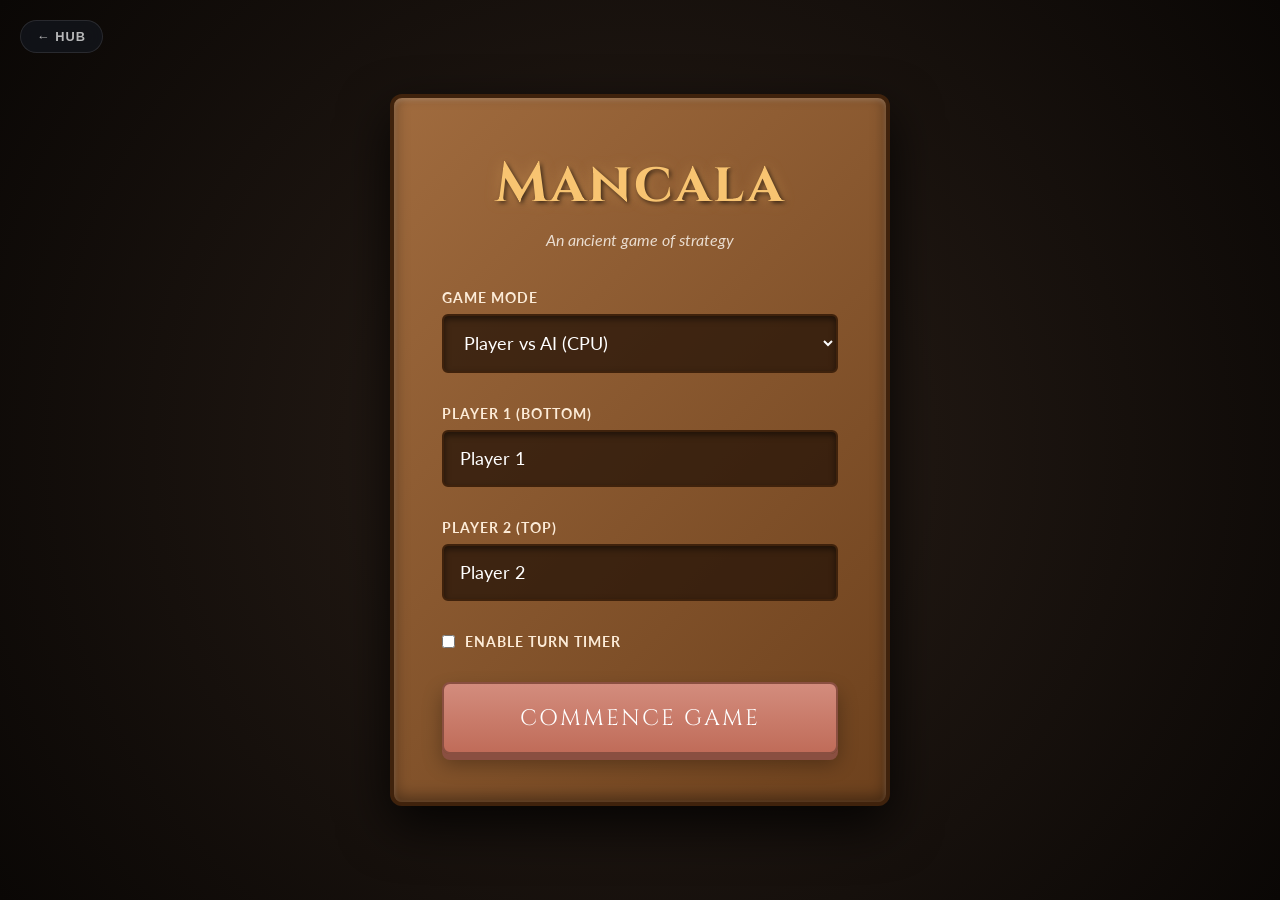
<file: mancala/index.html>
<!DOCTYPE html>
<html lang="en">
<head>
    <meta charset="UTF-8">
    <meta name="viewport" content="width=device-width, initial-scale=1.0">
    <title>Mancala Premium</title>
    <link rel="stylesheet" href="style.css">
    <link rel="preconnect" href="https://fonts.googleapis.com">
    <link rel="preconnect" href="https://fonts.gstatic.com" crossorigin>
    <link href="https://fonts.googleapis.com/css2?family=Cinzel:wght@500;700&family=Lato:wght@300;400;700&display=swap" rel="stylesheet">
    <style>
        .back-to-hub {
            position: fixed;
            top: 20px;
            left: 20px;
            z-index: 1000;
            text-decoration: none;
            color: rgba(255,255,255,0.7);
            font-family: 'Outfit', sans-serif;
            font-size: 0.8rem;
            font-weight: 600;
            background: rgba(20, 25, 35, 0.6);
            padding: 8px 16px;
            border-radius: 50px;
            backdrop-filter: blur(10px);
            border: 1px solid rgba(255,255,255,0.1);
            transition: all 0.3s ease;
            text-transform: uppercase;
            letter-spacing: 1px;
        }
        .back-to-hub:hover {
            background: rgba(0, 242, 255, 0.2);
            color: #00f2ff;
            transform: translateX(-5px);
            border-color: #00f2ff;
        }
    </style>
</head>
<body>
    <a href="../index.html" class="back-to-hub">← Hub</a>
    <div id="setup-screen" class="screen active">
        <div class="wood-panel">
            <h1 class="game-title">Mancala</h1>
            <p class="subtitle">An ancient game of strategy</p>
            
            <div class="input-group">
                <label for="game-mode">Game Mode</label>
                <select id="game-mode" class="mode-select">
                    <option value="pvp">Player vs Player</option>
                    <option value="pva" selected>Player vs AI (CPU)</option>
                </select>
            </div>

            <div class="input-group">
                <label for="player1">Player 1 (Bottom)</label>
                <input type="text" id="player1" placeholder="Enter Player 1 Name" value="Player 1">
            </div>
            
            <div class="input-group">
                <label for="player2">Player 2 (Top)</label>
                <input type="text" id="player2" placeholder="Enter Player 2 Name" value="Player 2">
            </div>
            
            <div class="input-group" style="display:flex; align-items:center; gap: 10px;">
                <input type="checkbox" id="timer-toggle" style="width: auto; box-shadow: none;">
                <label for="timer-toggle" style="margin: 0; cursor: pointer;">Enable Turn Timer</label>
            </div>
            
            <div class="input-group hidden" id="timer-settings">
                <label for="timer-seconds">Seconds per turn</label>
                <input type="number" id="timer-seconds" value="15" min="5" max="60">
            </div>
            
            <button id="start-btn" class="classic-btn">Commence Game</button>
        </div>
    </div>

    <div id="game-screen" class="screen hidden">
        <div class="game-container">
            <div class="game-header">
                <div class="player-badge p2-badge" id="p2-turn-badge">
                    <span id="p2-name-display">Player 2</span>
                </div>
                
                <div style="display: flex; flex-direction: column; align-items: center;">
                    <h2 id="turn-indicator" class="turn-text">Player 1's Turn</h2>
                    <div id="timer-display" class="hidden" style="font-size: 1.5rem; font-weight: bold; color: #ffeb3b; text-shadow: 0 0 10px #ffeb3b; margin-top: 5px;">
                        <span id="time-left">15</span>s
                    </div>
                </div>
                
                <div class="player-badge p1-badge active-turn" id="p1-turn-badge">
                    <span id="p1-name-display">Player 1</span>
                </div>
            </div>
            
            <div class="mancala-board">
                <!-- P2 Store (Left) -->
                <div class="store p2-store" id="pit-13" data-index="13">
                    <div class="stone-count">0</div>
                    <div class="stone-container"></div>
                    <div class="store-label" id="p2-store-name">Player 2</div>
                </div>
                
                <div class="pits-grid">
                    <!-- Top Row (Player 2: pits 12 to 7) -->
                    <div class="pits-row p2-row">
                        <div class="pit p2-pit" id="pit-12" data-index="12"><div class="stone-count">4</div><div class="stone-container"></div></div>
                        <div class="pit p2-pit" id="pit-11" data-index="11"><div class="stone-count">4</div><div class="stone-container"></div></div>
                        <div class="pit p2-pit" id="pit-10" data-index="10"><div class="stone-count">4</div><div class="stone-container"></div></div>
                        <div class="pit p2-pit" id="pit-9" data-index="9"><div class="stone-count">4</div><div class="stone-container"></div></div>
                        <div class="pit p2-pit" id="pit-8" data-index="8"><div class="stone-count">4</div><div class="stone-container"></div></div>
                        <div class="pit p2-pit" id="pit-7" data-index="7"><div class="stone-count">4</div><div class="stone-container"></div></div>
                    </div>
                    
                    <div class="board-divider"></div>
                    
                    <!-- Bottom Row (Player 1: pits 0 to 5) -->
                    <div class="pits-row p1-row">
                        <div class="pit p1-pit" id="pit-0" data-index="0"><div class="stone-count">4</div><div class="stone-container"></div></div>
                        <div class="pit p1-pit" id="pit-1" data-index="1"><div class="stone-count">4</div><div class="stone-container"></div></div>
                        <div class="pit p1-pit" id="pit-2" data-index="2"><div class="stone-count">4</div><div class="stone-container"></div></div>
                        <div class="pit p1-pit" id="pit-3" data-index="3"><div class="stone-count">4</div><div class="stone-container"></div></div>
                        <div class="pit p1-pit" id="pit-4" data-index="4"><div class="stone-count">4</div><div class="stone-container"></div></div>
                        <div class="pit p1-pit" id="pit-5" data-index="5"><div class="stone-count">4</div><div class="stone-container"></div></div>
                    </div>
                </div>
                
                <!-- P1 Store (Right) -->
                <div class="store p1-store" id="pit-6" data-index="6">
                    <div class="stone-count">0</div>
                    <div class="stone-container"></div>
                    <div class="store-label" id="p1-store-name">Player 1</div>
                </div>
            </div>
            
            <div id="status-msg" class="status-message">Select a pit to start sowing.</div>
            
            <div class="control-panel">
                <button id="in-game-undo-btn" class="alt-btn" disabled>Undo (1 Turn)</button>
                <button id="in-game-restart-btn" class="alt-btn">Restart Game</button>
                <button id="in-game-quit-btn" class="classic-btn secondary-btn">Quit to Menu</button>
            </div>
        </div>
    </div>
    
    <div id="game-over-modal" class="modal hidden">
        <div class="wood-panel text-center result-panel">
            <h2 id="winner-text" class="game-title">Victory!</h2>
            <div class="score-breakdown">
                <p id="p1-final-score">Player 1: 24</p>
                <p id="p2-final-score">Player 2: 24</p>
            </div>
            <div class="btn-group">
                <button id="restart-btn" class="classic-btn">Play Again</button>
                <button id="menu-btn" class="alt-btn">Main Menu</button>
            </div>
        </div>
    </div>

    <script src="script.js"></script>
</body>
</html>
</file>
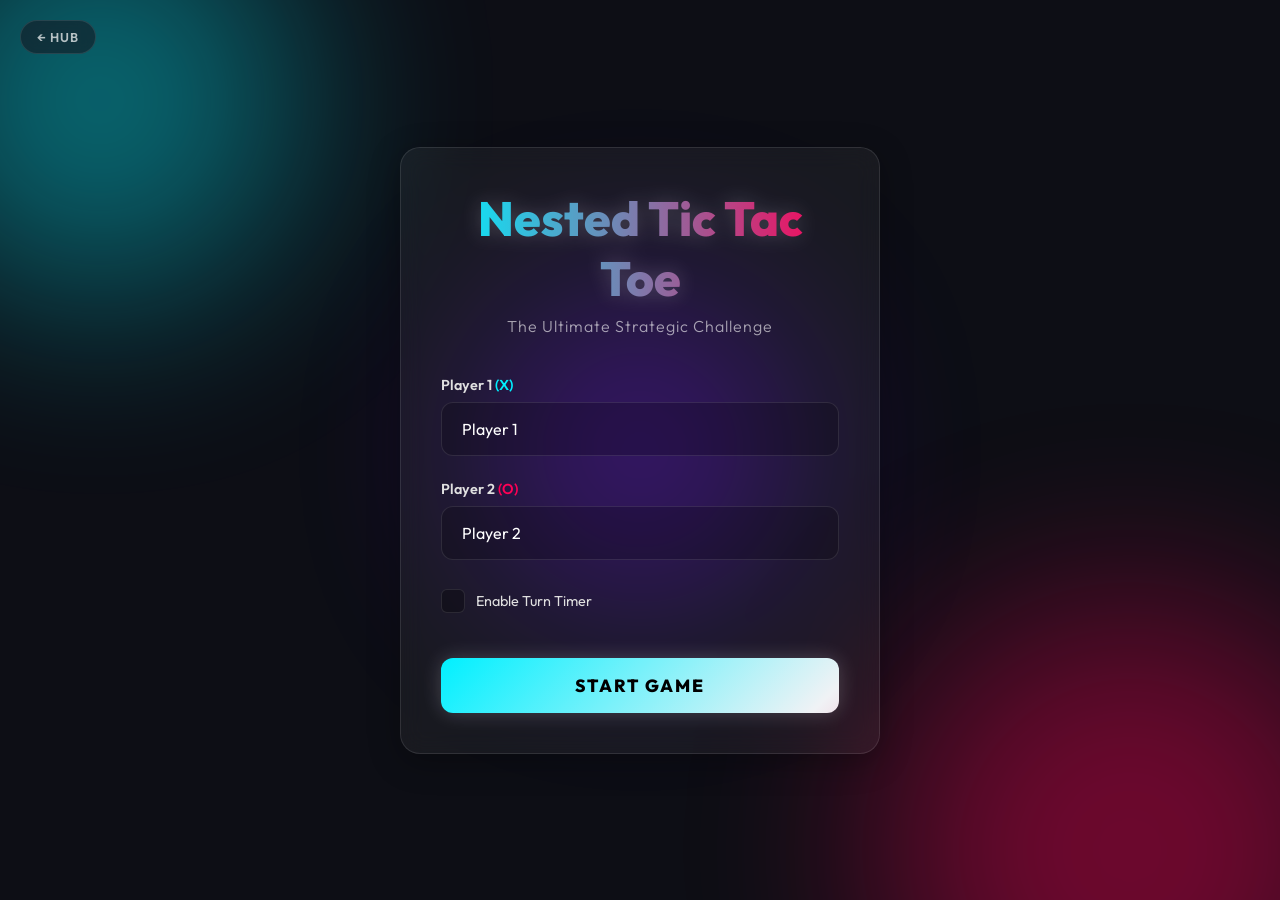
<file: tictactoe/index.html>
<!DOCTYPE html>
<html lang="en">
<head>
    <meta charset="UTF-8">
    <meta name="viewport" content="width=device-width, initial-scale=1.0">
    <meta name="description" content="Ultimate Nested Tic Tac Toe Game">
    <title>Ultimate Tic Tac Toe</title>
    <link rel="stylesheet" href="style.css">
    <link rel="preconnect" href="https://fonts.googleapis.com">
    <link rel="preconnect" href="https://fonts.gstatic.com" crossorigin>
    <link href="https://fonts.googleapis.com/css2?family=Outfit:wght@300;400;600;800&display=swap" rel="stylesheet">
    <style>
        .back-to-hub {
            position: fixed;
            top: 20px;
            left: 20px;
            z-index: 1000;
            text-decoration: none;
            color: rgba(255,255,255,0.7);
            font-family: 'Outfit', sans-serif;
            font-size: 0.8rem;
            font-weight: 600;
            background: rgba(20, 25, 35, 0.6);
            padding: 8px 16px;
            border-radius: 50px;
            backdrop-filter: blur(10px);
            border: 1px solid rgba(255,255,255,0.1);
            transition: all 0.3s ease;
            text-transform: uppercase;
            letter-spacing: 1px;
        }
        .back-to-hub:hover {
            background: rgba(0, 242, 255, 0.2);
            color: #00f2ff;
            transform: translateX(-5px);
            border-color: #00f2ff;
        }
    </style>
</head>
<body>
    <a href="../index.html" class="back-to-hub">← Hub</a>
    <!-- Background Elements -->
    <div class="bg-shape shape-1"></div>
    <div class="bg-shape shape-2"></div>
    <div class="bg-shape shape-3"></div>

    <!-- Setup Screen -->
    <div id="setup-screen" class="screen active">
        <div class="glass-panel setup-panel">
            <h1 class="title-glow">Nested Tic Tac Toe</h1>
            <p class="subtitle">The Ultimate Strategic Challenge</p>
            
            <div class="input-group">
                <label for="player1">Player 1 <span class="text-p1">(X)</span></label>
                <input type="text" id="player1" placeholder="Enter Player 1 Name" value="Player 1">
            </div>
            
            <div class="input-group">
                <label for="player2">Player 2 <span class="text-p2">(O)</span></label>
                <input type="text" id="player2" placeholder="Enter Player 2 Name" value="Player 2">
            </div>
            
            <div class="input-group type-checkbox">
                <label class="checkbox-container">
                    <input type="checkbox" id="timer-toggle">
                    <span class="checkmark"></span>
                    Enable Turn Timer
                </label>
            </div>
            
            <div class="input-group timer-opts hidden" id="timer-settings">
                <label for="timer-seconds">Seconds per turn</label>
                <input type="number" id="timer-seconds" value="15" min="5" max="60">
            </div>
            
            <button id="start-btn" class="glow-btn"><span>Start Game</span></button>
        </div>
    </div>

    <!-- Game Screen -->
    <div id="game-screen" class="screen hidden">
        <div class="game-layout">
            <header class="game-header glass-panel flat">
                <div class="player-info" id="p1-info">
                    <div class="avatar p1-bg">X</div>
                    <span class="name" id="p1-name-display">Player 1</span>
                </div>
                
                <div class="status-center">
                    <div id="turn-indicator" class="turn-badge p1-turn">X's Turn</div>
                    <div id="timer-display" class="timer-badge hidden">
                        <svg viewBox="0 0 24 24" width="20" height="20" stroke="currentColor" stroke-width="2" fill="none">
                            <circle cx="12" cy="12" r="10"></circle>
                            <polyline points="12 6 12 12 16 14"></polyline>
                        </svg>
                        <span id="time-left">15</span>s
                    </div>
                </div>
                
                <div class="player-info" id="p2-info">
                    <span class="name" id="p2-name-display">Player 2</span>
                    <div class="avatar p2-bg">O</div>
                </div>
            </header>

            <main class="board-area">
                <div class="main-board" id="main-board">
                    <!-- 9 large grids generated by JS -->
                </div>
            </main>
        </div>
    </div>
    
    <!-- Game Over Modal -->
    <div id="game-over-modal" class="modal hidden">
        <div class="glass-panel text-center result-panel">
            <h2 id="winner-text" class="title-glow">Player Wins!</h2>
            <p id="win-reason" class="mb-4">Won 3 large grids in a row</p>
            <div class="btn-group">
                <button id="restart-btn" class="glow-btn">Play Again</button>
                <button id="menu-btn" class="ghost-btn">Main Menu</button>
            </div>
        </div>
    </div>

    <script src="script.js"></script>
</body>
</html>
</file>
<file: style.css>
@import url('https://fonts.googleapis.com/css2?family=Outfit:wght@300;400;600;800&display=swap');

:root {
    --bg-dark: #0a0e14;
    --glass-bg: rgba(20, 25, 35, 0.7);
    --glass-border: rgba(255, 255, 255, 0.1);
    --neon-cyan: #00f2ff;
    --neon-amber: #ffaa00;
    --neon-green: #39ff14;
    --neon-purple: #bc13fe;
    --text-primary: #ffffff;
    --text-secondary: rgba(255, 255, 255, 0.7);
    --transition: all 0.3s cubic-bezier(0.4, 0, 0.2, 1);
}

* {
    margin: 0;
    padding: 0;
    box-sizing: border-box;
}

body {
    background: var(--bg-dark);
    font-family: 'Outfit', sans-serif;
    color: var(--text-primary);
    line-height: 1.6;
    overflow-x: hidden;
}

/* Background Elements Optimized */
#bg-canvas {
    position: fixed;
    top: 0;
    left: 0;
    width: 100%;
    height: 100%;
    z-index: -1;
    background: radial-gradient(circle at 50% 50%, #1a2233 0%, #0a0e14 100%);
    overflow: hidden;
}

.glow-orb {
    position: absolute;
    width: 40vw;
    height: 40vw;
    background: radial-gradient(circle, rgba(0, 242, 255, 0.08) 0%, transparent 70%);
    border-radius: 50%;
    pointer-events: none;
    will-change: transform;
    animation: float 20s infinite ease-in-out;
}

@keyframes float {
    0%, 100% { transform: translate(0, 0) scale(1); }
    33% { transform: translate(10vw, 5vh) scale(1.1); }
    66% { transform: translate(-5vw, 15vh) scale(0.9); }
}

/* Navigation */
nav {
    display: flex;
    justify-content: space-between;
    align-items: center;
    padding: 1.5rem 5%;
    background: var(--glass-bg);
    backdrop-filter: blur(20px);
    border-bottom: 1px solid var(--glass-border);
    position: sticky;
    top: 0;
    z-index: 1000;
}

.logo {
    display: flex;
    align-items: center;
    gap: 12px;
    font-size: 1.5rem;
    font-weight: 800;
    letter-spacing: -0.5px;
    text-transform: uppercase;
}

.logo img {
    height: 40px;
}

.nav-links {
    display: flex;
    gap: 2rem;
}

.nav-links a {
    color: var(--text-secondary);
    text-decoration: none;
    font-weight: 600;
    transition: var(--transition);
}

.nav-links a:hover {
    color: var(--neon-cyan);
    text-shadow: 0 0 10px var(--neon-cyan);
}

/* Hero Section */
.hero {
    min-height: 70vh;
    display: flex;
    flex-direction: column;
    justify-content: center;
    align-items: center;
    text-align: center;
    padding: 2rem 5%;
    position: relative;
}

.hero h1 {
    font-size: 4.5rem;
    font-weight: 800;
    margin-bottom: 1rem;
    background: linear-gradient(to right, #fff, var(--neon-cyan));
    -webkit-background-clip: text;
    background-clip: text;
    -webkit-text-fill-color: transparent;
    max-width: 900px;
}

.hero p {
    font-size: 1.25rem;
    color: var(--text-secondary);
    max-width: 600px;
    margin-bottom: 2.5rem;
}

.btn-primary {
    padding: 1rem 2.5rem;
    background: linear-gradient(45deg, var(--neon-cyan), #00a2ff);
    color: #000;
    text-decoration: none;
    border-radius: 50px;
    font-weight: 800;
    text-transform: uppercase;
    box-shadow: 0 0 20px rgba(0, 242, 255, 0.4);
    transition: var(--transition);
}

.btn-primary:hover {
    transform: translateY(-5px);
    box-shadow: 0 0 35px rgba(0, 242, 255, 0.7);
}

/* Game Grid */
.game-grid {
    display: grid;
    grid-template-columns: repeat(auto-fill, minmax(320px, 1fr));
    gap: 2.5rem;
    padding: 5rem 5%;
}

.game-card {
    background: var(--glass-bg);
    border: 1px solid var(--glass-border);
    backdrop-filter: blur(15px);
    border-radius: 24px;
    overflow: hidden;
    transition: var(--transition);
    position: relative;
    cursor: pointer;
}

.game-card:hover {
    transform: translateY(-12px);
    border-color: var(--neon-cyan);
    box-shadow: 0 20px 40px rgba(0, 0, 0, 0.4);
}

.game-card img {
    width: 100%;
    height: 220px;
    object-fit: cover;
    transition: var(--transition);
}

.game-card:hover img {
    transform: scale(1.05);
}

.game-info {
    padding: 1.5rem;
}

.game-category {
    font-size: 0.75rem;
    font-weight: 800;
    text-transform: uppercase;
    color: var(--neon-cyan);
    margin-bottom: 0.5rem;
    display: block;
}

.game-title {
    font-size: 1.5rem;
    font-weight: 700;
    margin-bottom: 0.5rem;
}

.game-desc {
    font-size: 0.9rem;
    color: var(--text-secondary);
}



/* Mobile Adjustments */
@media (max-width: 768px) {
    .hero h1 { font-size: 2.5rem; }
    .nav-links { display: none; }
}
</file>
<file: 2048/style.css>
:root {
    --bg-dark: #0a0a0f;
    --glass-bg: rgba(255, 255, 255, 0.05);
    --glass-border: rgba(255, 255, 255, 0.1);
    --glass-shadow: 0 8px 32px 0 rgba(0, 0, 0, 0.37);
    --text-primary: #ffffff;
    --text-secondary: rgba(255, 255, 255, 0.7);

    /* Grid layout */
    --grid-size: 4;
    --grid-gap: 12px;
    --tile-size: 90px;
    --container-padding: 12px;
    --board-size: calc((var(--tile-size) * var(--grid-size)) + (var(--grid-gap) * (var(--grid-size) - 1)) + (var(--container-padding) * 2));
}

* {
    box-sizing: border-box;
    margin: 0;
    padding: 0;
}

body {
    font-family: 'Outfit', sans-serif;
    background-color: var(--bg-dark);
    color: var(--text-primary);
    min-height: 100vh;
    display: flex;
    justify-content: center;
    align-items: center;
    overflow: hidden;
    position: relative;
}

/* Background Glowing Orbs */
.background-orbs {
    position: fixed;
    top: 0;
    left: 0;
    width: 100vw;
    height: 100vh;
    z-index: -1;
    overflow: hidden;
}

.orb {
    position: absolute;
    border-radius: 50%;
    filter: blur(40px); /* Reduced from 80px */
    opacity: 0.4; /* Slightly lower opacity for performance */
    animation: drift 20s infinite alternate ease-in-out;
    will-change: transform;
}

.orb-1 {
    width: 400px;
    height: 400px;
    background: radial-gradient(circle, #ff007f, #4a00e0);
    top: 10%;
    left: 15%;
    animation-delay: -5s;
}

.orb-2 {
    width: 500px;
    height: 500px;
    background: radial-gradient(circle, #00f2fe, #4facfe);
    bottom: 5%;
    right: 10%;
    animation-delay: -10s;
}

.orb-3 {
    width: 300px;
    height: 300px;
    background: radial-gradient(circle, #ff6a00, #ee0979);
    top: 50%;
    left: 60%;
    animation-duration: 25s;
}

@keyframes drift {
    0% { transform: translate3d(0, 0, 0) scale(1); }
    100% { transform: translate3d(50px, 50px, 0) scale(1.1); }
}

/* Main Wrapper */
.game-wrapper {
    width: 100%;
    max-width: 500px;
    padding: 20px;
    z-index: 1;
}

header {
    display: flex;
    justify-content: space-between;
    align-items: center;
    margin-bottom: 20px;
}

.title-container h1 {
    font-size: 4rem;
    font-weight: 900;
    line-height: 1;
    background: linear-gradient(135deg, #fff, #a2a2a2);
    -webkit-background-clip: text;
    background-clip: text;
    -webkit-text-fill-color: transparent;
    color: transparent;
}

.title-container p {
    font-size: 0.95rem;
    color: var(--text-secondary);
    margin-top: 5px;
    max-width: 220px;
}

.scores-container {
    display: flex;
    gap: 10px;
}

.score-box {
    background: var(--glass-bg);
    backdrop-filter: blur(12px);
    -webkit-backdrop-filter: blur(12px);
    border: 1px solid var(--glass-border);
    border-radius: 12px;
    padding: 8px 20px;
    display: flex;
    flex-direction: column;
    align-items: center;
    box-shadow: var(--glass-shadow);
}

.score-label {
    font-size: 0.75rem;
    font-weight: 700;
    color: var(--text-secondary);
    letter-spacing: 1px;
}

.score-value {
    font-size: 1.5rem;
    font-weight: 700;
}

.controls-header {
    display: flex;
    justify-content: flex-end;
    gap: 15px;
    margin-bottom: 30px;
}

.glass-btn {
    background: rgba(255, 255, 255, 0.1);
    backdrop-filter: blur(8px);
    -webkit-backdrop-filter: blur(8px);
    border: 1px solid var(--glass-border);
    color: #fff;
    font-family: 'Outfit', sans-serif;
    font-size: 1rem;
    font-weight: 700;
    padding: 12px 24px;
    border-radius: 12px;
    cursor: pointer;
    transition: all 0.3s ease;
    box-shadow: 0 4px 15px rgba(0, 0, 0, 0.2);
}

.glass-btn:hover {
    background: rgba(255, 255, 255, 0.2);
    transform: translateY(-2px);
    box-shadow: 0 6px 20px rgba(0, 0, 0, 0.3);
}

.glass-btn:active {
    transform: translateY(0);
}

.glass-btn.primary {
    background: linear-gradient(135deg, rgba(74, 0, 224, 0.6), rgba(142, 45, 226, 0.6));
    border-color: rgba(255, 255, 255, 0.3);
}

.glass-btn.primary:hover {
    background: linear-gradient(135deg, rgba(74, 0, 224, 0.8), rgba(142, 45, 226, 0.8));
}

.glass-btn.secondary {
    background: rgba(255, 255, 255, 0.05);
}

.glass-btn:disabled {
    opacity: 0.4;
    cursor: not-allowed;
    box-shadow: none;
    transform: none;
}

/* Game Board */
.game-container {
    width: var(--board-size);
    height: var(--board-size);
    background: var(--glass-bg);
    backdrop-filter: blur(16px);
    -webkit-backdrop-filter: blur(16px);
    border: 1px solid var(--glass-border);
    border-radius: 20px;
    padding: var(--container-padding);
    position: relative;
    box-shadow: var(--glass-shadow), inset 0 0 20px rgba(255, 255, 255, 0.05);
    margin: 0 auto;
    touch-action: none;
    will-change: transform;
}

.grid-container {
    display: grid;
    grid-template-columns: repeat(var(--grid-size), var(--tile-size));
    grid-template-rows: repeat(var(--grid-size), var(--tile-size));
    grid-gap: var(--grid-gap);
    width: 100%;
    height: 100%;
}

.grid-cell {
    width: var(--tile-size);
    height: var(--tile-size);
    background: rgba(255, 255, 255, 0.05);
    border-radius: 12px;
    box-shadow: inset 0 2px 5px rgba(0, 0, 0, 0.2);
}

.tile-container {
    position: absolute;
    top: var(--container-padding);
    left: var(--container-padding);
    width: calc(100% - (var(--container-padding) * 2));
    height: calc(100% - (var(--container-padding) * 2));
    pointer-events: none;
}

/* Dynamic Tiles */
.tile {
    position: absolute;
    width: var(--tile-size);
    height: var(--tile-size);
    border-radius: 12px;
    display: flex;
    justify-content: center;
    align-items: center;
    transition: transform 0.15s cubic-bezier(0.25, 1, 0.5, 1);
    background: transparent;
    border: none;
    box-shadow: none;
    will-change: transform;
}

.tile-inner {
    width: 100%;
    height: 100%;
    border-radius: 12px;
    display: flex;
    justify-content: center;
    align-items: center;
    font-size: 2.5rem;
    font-weight: 700;
    color: #fff;
    background: rgba(255, 255, 255, 0.15);
    border: 1px solid rgba(255, 255, 255, 0.2);
    box-shadow: 0 4px 10px rgba(0, 0, 0, 0.2);
    animation: spawn 0.15s cubic-bezier(0.25, 1, 0.5, 1);
    transition: background 0.2s ease;
}

.tile.merged .tile-inner {
    animation: pop 0.15s cubic-bezier(0.25, 1, 0.5, 1);
}

@keyframes spawn {
    0% { transform: scale(0); opacity: 0; }
    100% { transform: scale(1); opacity: 1; }
}

@keyframes pop {
    0% { transform: scale(1); }
    50% { transform: scale(1.15); box-shadow: 0 0 20px rgba(255, 255, 255, 0.5); }
    100% { transform: scale(1); }
}

/* Value specific styling */
.tile[data-value="2"] .tile-inner { background: linear-gradient(135deg, rgba(85, 239, 196, 0.7), rgba(0, 184, 148, 0.7)); font-size: 3rem; text-shadow: 0 2px 4px rgba(0,0,0,0.3); }
.tile[data-value="4"] .tile-inner { background: linear-gradient(135deg, rgba(129, 236, 236, 0.7), rgba(0, 206, 201, 0.7)); font-size: 3rem; text-shadow: 0 2px 4px rgba(0,0,0,0.3); }
.tile[data-value="8"] .tile-inner { background: linear-gradient(135deg, rgba(116, 185, 255, 0.7), rgba(9, 132, 227, 0.7)); box-shadow: 0 0 15px rgba(9, 132, 227, 0.4); font-size: 3rem; }
.tile[data-value="16"] .tile-inner { background: linear-gradient(135deg, rgba(162, 155, 254, 0.7), rgba(108, 92, 231, 0.7)); box-shadow: 0 0 15px rgba(108, 92, 231, 0.4); font-size: 2.5rem; }
.tile[data-value="32"] .tile-inner { background: linear-gradient(135deg, rgba(223, 230, 233, 0.7), rgba(178, 190, 195, 0.7)); color: var(--bg-dark); font-size: 2.5rem; }
.tile[data-value="64"] .tile-inner { background: linear-gradient(135deg, rgba(255, 234, 167, 0.7), rgba(253, 203, 110, 0.7)); color: var(--bg-dark); font-size: 2.5rem; box-shadow: 0 0 20px rgba(253, 203, 110, 0.4); }
.tile[data-value="128"] .tile-inner { background: linear-gradient(135deg, rgba(250, 177, 160, 0.7), rgba(225, 112, 85, 0.7)); font-size: 2.2rem; box-shadow: 0 0 20px rgba(225, 112, 85, 0.5); }
.tile[data-value="256"] .tile-inner { background: linear-gradient(135deg, rgba(255, 118, 117, 0.7), rgba(214, 48, 49, 0.7)); font-size: 2.2rem; box-shadow: 0 0 25px rgba(214, 48, 49, 0.5); }
.tile[data-value="512"] .tile-inner { background: linear-gradient(135deg, rgba(253, 121, 168, 0.7), rgba(232, 67, 147, 0.7)); font-size: 2.2rem; box-shadow: 0 0 25px rgba(232, 67, 147, 0.6); }
.tile[data-value="1024"] .tile-inner { background: linear-gradient(135deg, rgba(255, 159, 67, 0.8), rgba(255, 107, 107, 0.8)); font-size: 1.8rem; box-shadow: 0 0 30px rgba(255, 107, 107, 0.7); border-color: rgba(255,255,255,0.5); }
.tile[data-value="2048"] .tile-inner { 
    background: linear-gradient(135deg, rgba(246, 211, 101, 0.9), rgba(253, 160, 133, 0.9)); 
    font-size: 1.8rem; 
    box-shadow: 0 0 40px rgba(246, 211, 101, 1), inset 0 0 15px rgba(255,255,255,0.8); 
    border-color: rgba(255,255,255,0.8);
    animation: pulse-glow 2s infinite alternate;
}

@keyframes pulse-glow {
    0% { box-shadow: 0 0 30px rgba(246, 211, 101, 0.8), inset 0 0 10px rgba(255,255,255,0.6); }
    100% { box-shadow: 0 0 50px rgba(246, 211, 101, 1), inset 0 0 20px rgba(255,255,255,0.9); }
}

/* Fallback for larger numbers */
.tile[data-value^="409"] .tile-inner, 
.tile[data-value^="819"] .tile-inner {
    background: linear-gradient(135deg, rgba(238, 9, 121, 0.9), rgba(255, 106, 0, 0.9));
    font-size: 1.5rem;
    box-shadow: 0 0 50px rgba(238, 9, 121, 1);
}

/* Game Over Overlay */
.game-message {
    position: absolute;
    top: 0; left: 0; right: 0; bottom: 0;
    background: rgba(10, 10, 15, 0.6);
    backdrop-filter: blur(8px);
    -webkit-backdrop-filter: blur(8px);
    border-radius: 20px;
    z-index: 100;
    display: flex;
    flex-direction: column;
    justify-content: center;
    align-items: center;
    opacity: 1;
    transition: opacity 0.4s ease;
}

.game-message.hidden {
    opacity: 0;
    pointer-events: none;
}

.game-message h2 {
    font-size: 3.5rem;
    font-weight: 900;
    margin-bottom: 20px;
    text-shadow: 0 4px 15px rgba(0,0,0,0.5);
    background: linear-gradient(135deg, #fff, #f0f0f0);
    -webkit-background-clip: text;
    background-clip: text;
    -webkit-text-fill-color: transparent;
    color: transparent;
}

.instructions {
    margin-top: 30px;
    text-align: center;
    color: var(--text-secondary);
    font-size: 0.9rem;
    line-height: 1.5;
    background: var(--glass-bg);
    padding: 15px;
    border-radius: 12px;
    border: 1px solid var(--glass-border);
}

/* Responsive */
@media screen and (max-width: 520px) {
    :root {
        --tile-size: 70px;
        --grid-gap: 8px;
        --container-padding: 10px;
    }
    
    header {
        flex-direction: column;
        align-items: center;
        gap: 15px;
    }
    
    .title-container {
        text-align: center;
    }

    .controls-header {
        justify-content: center;
        gap: 15px;
    }

    .title-container h1 { font-size: 3rem; }
    .score-value { font-size: 1.2rem; }
    .score-label { font-size: 0.65rem; }
    .score-box { padding: 6px 12px; }
    .tile { font-size: 1.8rem !important; }
}

@media screen and (max-width: 400px) {
    :root {
        --tile-size: 60px;
        --grid-gap: 6px;
    }
}
</file>
<file: mancala/style.css>
:root {
    --bg-dark: #120e0a;
    --wood-light: #d4a373;
    --wood-base: #a06b3e;
    --wood-dark: #6d411d;
    --wood-shadow: #3f220c;
    
    --pit-bg: rgba(45, 25, 12, 0.8);
    --pit-border: rgba(0, 0, 0, 0.4);
    
    --p1-color: #F0B27A; /* Softer muted orange */
    --p2-color: #5DADE2; /* Softer muted blue */
    
    --font-head: 'Cinzel', serif;
    --font-body: 'Lato', sans-serif;
}

* {
    box-sizing: border-box;
    margin: 0;
    padding: 0;
}

body {
    font-family: var(--font-body);
    background-color: var(--bg-dark);
    background-image: radial-gradient(circle at center, #2a1f18 0%, #0a0705 100%);
    color: #fff;
    min-height: 100vh;
    display: flex;
    justify-content: center;
    align-items: center;
    overflow-x: hidden;
}

/* Utilities */
.hidden { display: none !important; }
.text-center { text-align: center; }

/* Screens */
.screen {
    width: 100%;
    max-width: 1200px;
    padding: 1rem;
    display: flex;
    justify-content: center;
    align-items: center;
    opacity: 0;
    transition: opacity 0.5s ease;
    position: absolute;
    pointer-events: none;
}

.screen.active {
    opacity: 1;
    pointer-events: all;
    position: relative;
    z-index: 10;
}

/* Wood panels */
.wood-panel {
    background: linear-gradient(135deg, var(--wood-base), var(--wood-dark));
    border: 4px solid var(--wood-shadow);
    border-radius: 12px;
    padding: 3rem;
    box-shadow: 
        0 20px 50px rgba(0,0,0,0.8),
        inset 0 2px 5px rgba(255,255,255,0.2),
        inset 0 -5px 15px rgba(0,0,0,0.4);
    width: 100%;
    max-width: 500px;
}

.game-title {
    font-family: var(--font-head);
    font-size: 3.5rem;
    color: #F8C471; /* Softer title */
    text-shadow: 2px 2px 4px rgba(0,0,0,0.6), 0 0 15px rgba(248, 196, 113, 0.3);
    margin-bottom: 0.5rem;
    text-align: center;
    letter-spacing: 2px;
}

.subtitle {
    text-align: center;
    color: #eaddd0;
    margin-bottom: 2.5rem;
    font-style: italic;
}

/* Inputs */
.input-group {
    margin-bottom: 2rem;
}

.input-group label {
    display: block;
    margin-bottom: 0.5rem;
    font-weight: 700;
    color: #fcebd7;
    text-transform: uppercase;
    letter-spacing: 1px;
    font-size: 0.9rem;
}

.input-group input {
    width: 100%;
    padding: 1rem;
    border-radius: 6px;
    border: 2px solid var(--wood-shadow);
    background: rgba(30, 15, 5, 0.7);
    color: #fff;
    font-family: var(--font-body);
    font-size: 1.1rem;
    box-shadow: inset 0 3px 6px rgba(0,0,0,0.5);
    transition: all 0.3s;
}

.input-group input:focus {
    outline: none;
    border-color: var(--wood-light);
    background: rgba(45, 25, 12, 0.9);
}

.mode-select {
    width: 100%;
    padding: 1rem;
    border-radius: 6px;
    border: 2px solid var(--wood-shadow);
    background: rgba(30, 15, 5, 0.7);
    color: #fff;
    font-family: var(--font-body);
    font-size: 1.1rem;
    box-shadow: inset 0 3px 6px rgba(0,0,0,0.5);
    cursor: pointer;
}

.mode-select:focus {
    outline: none;
    border-color: var(--wood-light);
}

/* Battery Friendly Optimizations */
.stone, .pit, .flying-stone {
    will-change: transform;
    transform: translateZ(0); /* Force GPU acceleration */
}

/* Buttons */
.classic-btn {
    width: 100%;
    padding: 1.2rem;
    background: linear-gradient(to bottom, #D38C7D, #C06C59);
    border: 2px solid #8A4F41;
    border-radius: 8px;
    color: white;
    font-family: var(--font-head);
    font-size: 1.4rem;
    cursor: pointer;
    box-shadow: 0 6px 0 #8A4F41, 0 10px 20px rgba(0,0,0,0.3);
    transition: all 0.1s;
    text-transform: uppercase;
    letter-spacing: 2px;
}

.classic-btn:hover {
    background: linear-gradient(to bottom, #E0A093, #CC7E6D);
}

.classic-btn:active {
    transform: translateY(6px);
    box-shadow: 0 0 0 #8A4F41, 0 4px 6px rgba(0,0,0,0.3);
}

.alt-btn {
    width: 100%;
    padding: 1rem;
    background: transparent;
    border: 2px solid rgba(255,255,255,0.3);
    border-radius: 8px;
    color: white;
    font-family: var(--font-body);
    font-size: 1.1rem;
    margin-top: 1rem;
    cursor: pointer;
    transition: all 0.3s;
}

.alt-btn:hover:not(:disabled) {
    background: rgba(255,255,255,0.1);
}

.alt-btn:disabled {
    opacity: 0.3;
    cursor: not-allowed;
}

.secondary-btn {
    background: linear-gradient(to bottom, #8C3A3A, #612222);
    border-color: #3D1212;
    box-shadow: 0 4px 0 #3D1212, 0 8px 15px rgba(0,0,0,0.3);
}

.secondary-btn:hover {
    background: linear-gradient(to bottom, #A14646, #732C2C);
}

.secondary-btn:active {
    box-shadow: 0 0 0 #3D1212, 0 4px 6px rgba(0,0,0,0.3);
}

.control-panel {
    display: flex;
    justify-content: center;
    gap: 1.5rem;
    margin-top: 1rem;
    flex-wrap: wrap;
}

.control-panel button {
    margin-top: 0;
    width: auto;
    padding: 0.8rem 2rem;
    font-size: 1rem;
}

/* Game Layout */
.game-container {
    width: 100%;
    max-width: 1000px;
    display: flex;
    flex-direction: column;
    gap: 3rem;
}

.game-header {
    display: flex;
    justify-content: space-between;
    align-items: center;
    background: rgba(0,0,0,0.4);
    padding: 1rem 2rem;
    border-radius: 50px;
    border: 1px solid rgba(255,255,255,0.1);
}

.turn-text {
    font-family: var(--font-head);
    font-size: 2rem;
    color: #fff;
    text-shadow: 0 2px 10px rgba(0,0,0,0.8);
}

.player-badge {
    padding: 0.8rem 1.5rem;
    border-radius: 30px;
    font-weight: 700;
    font-size: 1.2rem;
    opacity: 1;
    transition: all 0.4s;
    border: 2px solid transparent;
}

.player-badge.inactive-turn {
    opacity: 0.3;
    transform: scale(0.92);
    filter: grayscale(40%);
}

.p1-badge { background: var(--p1-color); color: #fff; text-shadow: 0 2px 4px rgba(0,0,0,0.3); }
.p2-badge { background: var(--p2-color); color: #fff; text-shadow: 0 2px 4px rgba(0,0,0,0.3); }

/* The Board */
.mancala-board {
    display: flex;
    background: linear-gradient(180deg, var(--wood-base), var(--wood-dark));
    padding: 2rem 2rem 3.5rem 2rem;
    border-radius: 60px;
    box-shadow: 
        0 30px 60px rgba(0,0,0,0.8),
        inset 0 4px 10px rgba(255,255,255,0.3),
        inset 0 -10px 20px rgba(0,0,0,0.5);
    border: 4px solid var(--wood-shadow);
    gap: 1.5rem;
    align-items: stretch;
}

/* Pits and Stores */
.store, .pit {
    background: var(--pit-bg);
    border: 2px solid var(--pit-border);
    border-radius: 40px;
    box-shadow: 
        inset 0 15px 25px rgba(0,0,0,0.9),
        inset 0 0 10px rgba(0,0,0,0.5),
        0 2px 4px rgba(255,255,255,0.1);
    position: relative;
    display: flex;
    justify-content: center;
    align-items: center;
}

.store {
    width: 100px;
    flex-shrink: 0;
}

.pits-grid {
    flex-grow: 1;
    display: flex;
    flex-direction: column;
    gap: 1.5rem;
    justify-content: space-between;
    overflow: visible;
}

.pits-row {
    display: flex;
    justify-content: space-between;
    gap: 1rem;
    padding: 10px;
    padding-bottom: 38px;
    border-radius: 50px;
    border: 2px solid transparent;
    transition: all 0.4s ease;
    overflow: visible;
}

.pits-row.inactive-side {
    opacity: 0.45;
    filter: grayscale(30%);
    pointer-events: none;
}

.pit {
    width: 80px;
    height: 80px;
    border-radius: 50%;
    cursor: pointer;
    transition: all 0.3s;
    overflow: visible;
}

.pit:hover {
    box-shadow: 
        inset 0 10px 20px rgba(0,0,0,0.7),
        0 0 15px rgba(255,255,255,0.2);
}

.pit.valid:hover {
    background: rgba(60, 35, 20, 0.8);
    transform: scale(1.05);
}

.pit.invalid {
    cursor: not-allowed;
}

.pit.last-played {
    box-shadow: 0 0 20px #85C1E9, inset 0 0 15px #85C1E9 !important;
    border-color: #85C1E9;
}

.board-divider {
    height: 4px;
    background: rgba(0,0,0,0.3);
    border-radius: 2px;
    border-bottom: 1px solid rgba(255,255,255,0.1);
    margin: 0 1rem;
}

/* Stones UI */
.stone-count {
    position: absolute;
    bottom: -32px;
    left: 50%;
    transform: translateX(-50%);
    font-weight: 700;
    font-size: 0.85rem;
    color: #fcebd7;
    background: rgba(20, 10, 5, 0.85);
    border: 1px solid rgba(255, 255, 255, 0.15);
    border-radius: 6px;
    padding: 2px 8px;
    min-width: 28px;
    text-align: center;
    white-space: nowrap;
    box-shadow: 0 2px 6px rgba(0,0,0,0.5);
    pointer-events: none;
}

.receiving {
    box-shadow: 0 0 25px #ffcc00, inset 0 0 15px #ffcc00 !important;
    border-color: #ffcc00;
    transform: scale(1.05);
    z-index: 5;
}

.store-label {
    position: absolute;
    font-family: var(--font-head);
    font-size: 1.1rem;
    color: #eaddd0;
    text-transform: uppercase;
    letter-spacing: 1px;
    white-space: nowrap;
    opacity: 0.8;
}

.p2-store .store-label {
    bottom: -35px;
}

.p1-store .store-label {
    top: -35px;
}

.store .stone-count {
    bottom: -36px;
}

.p2-store .stone-count {
    bottom: auto;
    top: -36px;
}

.stone-container {
    position: absolute;
    width: 85%;
    height: 85%;
    border-radius: 50%;
    display: flex;
    flex-wrap: wrap;
    align-content: center;
    justify-content: center;
    pointer-events: none; /* Let clicks pass to pit */
}

.store .stone-container {
    height: 90%;
    width: 80%;
    border-radius: 30px;
}

.stone {
    width: 15px;
    height: 15px;
    border-radius: 50%;
    margin: 2px;
    box-shadow: -2px -2px 4px rgba(0,0,0,0.5) inset, 1px 1px 2px rgba(255,255,255,0.5) inset, 2px 5px 5px rgba(0,0,0,0.4);
    /* Stones will be assigned random beautiful colors in JS */
}

/* Animations */
@keyframes dropIn {
    0% { transform: translateY(-30px) scale(1.3); opacity: 0; }
    100% { transform: translateY(0) scale(1); opacity: 1; }
}

.stone.dropped {
    animation: dropIn 0.6s cubic-bezier(0.175, 0.885, 0.32, 1.275);
}

.flying-stone {
    position: fixed;
    z-index: 1000;
    pointer-events: none;
    transition: left 0.3s ease-in-out, top 0.3s ease-in-out;
    box-shadow: 0 15px 20px rgba(0,0,0,0.6), inset -2px -2px 4px rgba(0,0,0,0.5), inset 1px 1px 2px rgba(255,255,255,0.8);
    transform: scale(1.6);
}

.status-message {
    text-align: center;
    font-size: 1.3rem;
    font-weight: 300;
    color: #eaddd0;
    height: 30px;
}

/* Modal */
.modal {
    position: fixed;
    top: 0; right: 0; bottom: 0; left: 0;
    background: rgba(0, 0, 0, 0.85);
    backdrop-filter: blur(5px);
    display: flex;
    justify-content: center;
    align-items: center;
    z-index: 100;
}

.score-breakdown {
    margin: 2rem 0;
    font-size: 1.4rem;
    font-weight: bold;
}

.score-breakdown p { margin: 0.5rem 0; }

/* ===== RESPONSIVE / MOBILE ===== */
@media (max-width: 700px) {
    body {
        align-items: flex-start;
        padding: 1rem 0;
    }

    .game-container {
        gap: 1.2rem;
        padding: 0 0.5rem;
    }

    .game-header {
        padding: 0.6rem 1rem;
        border-radius: 30px;
    }

    .player-badge {
        padding: 0.5rem 1rem;
        font-size: 0.95rem;
    }

    .turn-text {
        font-size: 1.3rem;
    }

    /* Board goes vertical: stores on top/bottom, pits in middle */
    .mancala-board {
        flex-direction: column;
        align-items: stretch;
        border-radius: 28px;
        padding: 1rem 1rem 2.5rem 1rem;
        gap: 0.8rem;
    }

    /* Stores become horizontal bars */
    .store {
        width: 100%;
        height: 64px;
        border-radius: 20px;
        flex-shrink: 0;
    }

    .pits-grid {
        width: 100%;
        gap: 0.5rem;
    }

    .pits-row {
        gap: 0.4rem;
        padding: 8px 6px;
        padding-bottom: 34px;
        border-radius: 16px;
    }

    .pit {
        width: 44px;
        height: 44px;
    }

    .stone { width: 8px; height: 8px; margin: 1px; }

    .stone-count {
        font-size: 0.75rem;
        padding: 1px 6px;
        bottom: -28px;
    }

    /* Store stone counts and labels repositioned for horizontal store */
    .store .stone-count {
        bottom: auto;
        top: 50%;
        left: 1.5rem;
        transform: translateY(-50%);
    }
    .p2-store .stone-count {
        top: 50%;
        left: 1.5rem;
        transform: translateY(-50%);
    }
    .store-label {
        font-size: 0.85rem;
        top: 50%;
        left: 50%;
        transform: translate(-50%, -50%);
        bottom: auto;
    }
    .p2-store .store-label,
    .p1-store .store-label {
        top: 50%;
        bottom: auto;
        left: 50%;
        transform: translate(-50%, -50%);
    }

    .wood-panel {
        padding: 2rem 1.5rem;
    }

    .game-title { font-size: 2.5rem; }

    .control-panel {
        gap: 0.8rem;
    }

    .control-panel button {
        padding: 0.6rem 1.2rem;
        font-size: 0.9rem;
    }
}
</file>
<file: tictactoe/style.css>
:root {
    --bg-color: #0d0e15;
    --text-color: #f0f2f5;
    --glass-bg: rgba(255, 255, 255, 0.05);
    --glass-border: rgba(255, 255, 255, 0.1);
    
    --p1-color: #00f0ff;
    --p1-glow: rgba(0, 240, 255, 0.5);
    --p1-dim: rgba(0, 240, 255, 0.1);
    
    --p2-color: #ff0055;
    --p2-glow: rgba(255, 0, 85, 0.5);
    --p2-dim: rgba(255, 0, 85, 0.1);

    --win-color: #00ff88;
    
    --active-board: rgba(255, 255, 255, 0.15);
    --valid-cell-hover: rgba(255, 255, 255, 0.2);
    --invalid-board-opacity: 0.5;
    
    --font-main: 'Outfit', sans-serif;
}

* {
    box-sizing: border-box;
    margin: 0;
    padding: 0;
}

body {
    font-family: var(--font-main);
    background-color: var(--bg-color);
    color: var(--text-color);
    min-height: 100vh;
    overflow-x: hidden;
    position: relative;
    display: flex;
    justify-content: center;
    align-items: center;
}

/* Background elements */
.bg-shape {
    position: fixed;
    border-radius: 50%;
    filter: blur(100px);
    z-index: -1;
    opacity: 0.4;
}

.shape-1 {
    width: 400px;
    height: 400px;
    background: var(--p1-color);
    top: -100px;
    left: -100px;
    animation: float 20s infinite alternate cubic-bezier(0.4, 0, 0.2, 1);
}

.shape-2 {
    width: 500px;
    height: 500px;
    background: var(--p2-color);
    bottom: -200px;
    right: -100px;
    animation: float 25s infinite alternate-reverse cubic-bezier(0.4, 0, 0.2, 1);
}

.shape-3 {
    width: 300px;
    height: 300px;
    background: #6a00ff;
    top: 50%;
    left: 50%;
    transform: translate(-50%, -50%);
    animation: pulse 15s infinite alternate;
}

@keyframes float {
    0% { transform: translate(0, 0) scale(1); }
    100% { transform: translate(50px, 50px) scale(1.2); }
}

@keyframes pulse {
    0% { transform: translate(-50%, -50%) scale(1); opacity: 0.2; }
    100% { transform: translate(-50%, -50%) scale(1.5); opacity: 0.5; }
}

/* Utilities */
.hidden {
    display: none !important;
}

.text-center {
    text-align: center;
}

.mb-4 {
    margin-bottom: 2rem;
}

.text-p1 { color: var(--p1-color); }
.text-p2 { color: var(--p2-color); }

/* Glass Panel */
.glass-panel {
    background: var(--glass-bg);
    backdrop-filter: blur(12px);
    -webkit-backdrop-filter: blur(12px);
    border: 1px solid var(--glass-border);
    border-radius: 20px;
    padding: 2.5rem;
    box-shadow: 0 8px 32px 0 rgba(0, 0, 0, 0.3);
}

.glass-panel.flat {
    padding: 1rem 2rem;
    border-radius: 16px;
}

/* Screens */
.screen {
    width: 100%;
    max-width: 1200px;
    padding: 1rem;
    display: flex;
    justify-content: center;
    align-items: center;
    opacity: 0;
    transition: opacity 0.5s ease;
    position: absolute;
    pointer-events: none;
}

.screen.active {
    opacity: 1;
    pointer-events: all;
    position: relative;
    z-index: 10;
}

/* Setup Panel */
.setup-panel {
    width: 100%;
    max-width: 480px;
    text-align: center;
}

.title-glow {
    font-size: 3rem;
    font-weight: 800;
    margin-bottom: 0.5rem;
    background: linear-gradient(90deg, var(--p1-color), var(--p2-color));
    -webkit-background-clip: text;
    -webkit-text-fill-color: transparent;
    filter: drop-shadow(0 0 10px rgba(255, 255, 255, 0.2));
}

.subtitle {
    color: rgba(255, 255, 255, 0.6);
    margin-bottom: 2.5rem;
    font-weight: 300;
    letter-spacing: 1px;
}

/* Inputs */
.input-group {
    margin-bottom: 1.5rem;
    text-align: left;
}

.input-group label {
    display: block;
    margin-bottom: 0.5rem;
    font-weight: 600;
    font-size: 0.9rem;
    color: #e0e0e0;
}

.input-group input[type="text"],
.input-group input[type="number"] {
    width: 100%;
    padding: 1rem 1.25rem;
    border-radius: 12px;
    border: 1px solid var(--glass-border);
    background: rgba(0, 0, 0, 0.2);
    color: white;
    font-family: var(--font-main);
    font-size: 1rem;
    transition: all 0.3s ease;
    outline: none;
}

.input-group input:focus {
    border-color: rgba(255, 255, 255, 0.5);
    background: rgba(0, 0, 0, 0.4);
    box-shadow: 0 0 15px rgba(255, 255, 255, 0.1);
}

.timer-opts {
    animation: slideDown 0.3s ease;
    transform-origin: top;
}

@keyframes slideDown {
    from { opacity: 0; transform: scaleY(0.9); }
    to { opacity: 1; transform: scaleY(1); }
}

/* Custom Checkbox */
.type-checkbox {
    display: flex;
    align-items: center;
    margin-top: 2rem;
}

.checkbox-container {
    display: flex;
    align-items: center;
    position: relative;
    padding-left: 35px;
    cursor: pointer;
    user-select: none;
    font-weight: 400 !important;
}

.checkbox-container input {
    position: absolute;
    opacity: 0;
    cursor: pointer;
    height: 0;
    width: 0;
}

.checkmark {
    position: absolute;
    top: 50%;
    left: 0;
    transform: translateY(-50%);
    height: 24px;
    width: 24px;
    background-color: rgba(0, 0, 0, 0.3);
    border: 1px solid var(--glass-border);
    border-radius: 6px;
    transition: all 0.2s ease;
}

.checkbox-container:hover input ~ .checkmark {
    background-color: rgba(255, 255, 255, 0.1);
}

.checkbox-container input:checked ~ .checkmark {
    background-color: var(--p1-color);
    border-color: var(--p1-color);
    box-shadow: 0 0 10px var(--p1-glow);
}

.checkmark:after {
    content: "";
    position: absolute;
    display: none;
}

.checkbox-container input:checked ~ .checkmark:after {
    display: block;
}

.checkbox-container .checkmark:after {
    left: 8px;
    top: 4px;
    width: 6px;
    height: 12px;
    border: solid #000;
    border-width: 0 2px 2px 0;
    transform: rotate(45deg);
}

/* Buttons */
.glow-btn {
    width: 100%;
    padding: 1rem;
    margin-top: 1rem;
    border: none;
    border-radius: 12px;
    background: linear-gradient(135deg, var(--p1-color), var(--text-color), var(--p2-color));
    background-size: 200% auto;
    color: #000;
    font-family: var(--font-main);
    font-size: 1.1rem;
    font-weight: 800;
    cursor: pointer;
    transition: 0.5s;
    text-transform: uppercase;
    letter-spacing: 2px;
    box-shadow: 0 0 20px rgba(255, 255, 255, 0.2);
    position: relative;
    overflow: hidden;
    z-index: 1;
}

.glow-btn:hover {
    background-position: right center;
    box-shadow: 0 0 30px rgba(255, 255, 255, 0.4);
    transform: translateY(-2px);
}

.glow-btn:active {
    transform: translateY(1px);
}

.ghost-btn {
    width: 100%;
    padding: 1rem;
    margin-top: 1rem;
    background: transparent;
    border: 1px solid rgba(255,255,255,0.2);
    border-radius: 12px;
    color: white;
    font-family: var(--font-main);
    font-size: 1rem;
    font-weight: 600;
    cursor: pointer;
    transition: all 0.3s;
}

.ghost-btn:hover {
    background: rgba(255, 255, 255, 0.1);
}

/* Game Layout */
.game-layout {
    width: 100%;
    max-width: 900px;
    display: flex;
    flex-direction: column;
    gap: 2rem;
}

.game-header {
    display: flex;
    justify-content: space-between;
    align-items: center;
}

.player-info {
    display: flex;
    align-items: center;
    gap: 1rem;
    transition: all 0.3s ease;
}

.player-info .name {
    font-size: 1.2rem;
    font-weight: 600;
}

.avatar {
    width: 48px;
    height: 48px;
    border-radius: 12px;
    display: flex;
    align-items: center;
    justify-content: center;
    font-size: 1.5rem;
    font-weight: 800;
    color: #000;
    box-shadow: 0 0 15px rgba(255, 255, 255, 0.2);
}

.p1-bg {
    background: var(--p1-color);
    box-shadow: 0 0 15px var(--p1-glow);
}

.p2-bg {
    background: var(--p2-color);
    box-shadow: 0 0 15px var(--p2-glow);
}

.status-center {
    display: flex;
    flex-direction: column;
    align-items: center;
    gap: 0.5rem;
}

.turn-badge {
    padding: 0.5rem 1.5rem;
    border-radius: 20px;
    font-weight: 800;
    font-size: 1.1rem;
    text-transform: uppercase;
    letter-spacing: 1px;
    transition: all 0.3s ease;
}

.turn-badge.p1-turn {
    background: var(--p1-dim);
    color: var(--p1-color);
    border: 1px solid var(--p1-glow);
    box-shadow: 0 0 15px var(--p1-dim);
}

.turn-badge.p2-turn {
    background: var(--p2-dim);
    color: var(--p2-color);
    border: 1px solid var(--p2-glow);
    box-shadow: 0 0 15px var(--p2-dim);
}

.timer-badge {
    display: flex;
    align-items: center;
    gap: 0.4rem;
    font-size: 1.2rem;
    font-weight: 600;
    color: #ffd700;
    text-shadow: 0 0 10px rgba(255, 215, 0, 0.5);
}

.timer-danger {
    color: #ff3333;
    animation: pulse-danger 1s infinite alternate;
}

@keyframes pulse-danger {
    from { filter: drop-shadow(0 0 5px rgba(255,51,51,0.5)); transform: scale(1); }
    to { filter: drop-shadow(0 0 15px rgba(255,51,51,0.8)); transform: scale(1.05); }
}

/* Board Styling */
.board-area {
    display: flex;
    justify-content: center;
    align-items: center;
    width: 100%;
}

.main-board {
    display: grid;
    grid-template-columns: repeat(3, 1fr);
    grid-template-rows: repeat(3, 1fr);
    gap: 8px;
    background: var(--glass-border);
    padding: 8px;
    border-radius: 16px;
    box-shadow: 0 0 40px rgba(0, 0, 0, 0.4);
    aspect-ratio: 1;
    width: 100%;
    max-width: 600px;
}

.sub-board {
    display: grid;
    grid-template-columns: repeat(3, 1fr);
    grid-template-rows: repeat(3, 1fr);
    gap: 4px;
    background: var(--bg-color);
    padding: 6px;
    border-radius: 10px;
    position: relative;
    transition: all 0.3s ease;
}

/* Valid Sub-board styles */
.sub-board.valid-target {
    background: rgba(255, 255, 255, 0.08);
    box-shadow: inset 0 0 20px rgba(255, 255, 255, 0.1);
    transform: scale(0.98);
}

.sub-board.valid-target.p1-turn-target {
    box-shadow: inset 0 0 20px var(--p1-dim), 0 0 10px var(--p1-dim);
    border: 1px solid var(--p1-glow);
}

.sub-board.valid-target.p2-turn-target {
    box-shadow: inset 0 0 20px var(--p2-dim), 0 0 10px var(--p2-dim);
    border: 1px solid var(--p2-glow);
}

.sub-board.dimmed {
    opacity: var(--invalid-board-opacity);
    pointer-events: none;
    filter: grayscale(0.5);
}

/* Big board winners */
.sub-board.won-p1, .sub-board.won-p2, .sub-board.draw {
    pointer-events: none;
}

.sub-board.won-p1::after {
    content: "X";
    position: absolute;
    top: 0; left: 0; width: 100%; height: 100%;
    display: flex;
    align-items: center;
    justify-content: center;
    font-size: 8rem;
    font-weight: 800;
    color: var(--p1-color);
    background: rgba(0, 15, 25, 0.85);
    backdrop-filter: blur(4px);
    border-radius: 10px;
    text-shadow: 0 0 30px var(--p1-color);
    animation: popIn 0.5s cubic-bezier(0.175, 0.885, 0.32, 1.275);
    z-index: 2;
}

.sub-board.won-p2::after {
    content: "O";
    position: absolute;
    top: 0; left: 0; width: 100%; height: 100%;
    display: flex;
    align-items: center;
    justify-content: center;
    font-size: 8rem;
    font-weight: 800;
    color: var(--p2-color);
    background: rgba(25, 0, 10, 0.85);
    backdrop-filter: blur(4px);
    border-radius: 10px;
    text-shadow: 0 0 30px var(--p2-color);
    animation: popIn 0.5s cubic-bezier(0.175, 0.885, 0.32, 1.275);
    z-index: 2;
}

.sub-board.draw::after {
    content: "-";
    position: absolute;
    top: 0; left: 0; width: 100%; height: 100%;
    display: flex;
    align-items: center;
    justify-content: center;
    font-size: 8rem;
    font-weight: 800;
    color: #888;
    background: rgba(20, 20, 20, 0.85);
    backdrop-filter: blur(4px);
    border-radius: 10px;
    animation: popIn 0.5s cubic-bezier(0.175, 0.885, 0.32, 1.275);
    z-index: 2;
}

/* Cells */
.cell {
    background: rgba(255, 255, 255, 0.03);
    border-radius: 6px;
    display: flex;
    justify-content: center;
    align-items: center;
    font-size: 2.2vw;
    font-weight: 800;
    cursor: pointer;
    transition: all 0.2s ease;
    user-select: none;
    position: relative;
    overflow: hidden;
}

@media (min-width: 800px) {
    .cell {
        font-size: 2rem;
    }
}

.sub-board.valid-target .cell:empty:hover {
    background: var(--valid-cell-hover);
    transform: scale(1.05);
}

.sub-board.valid-target.p1-turn-target .cell:empty:hover {
    box-shadow: inset 0 0 10px var(--p1-dim);
}

.sub-board.valid-target.p2-turn-target .cell:empty:hover {
    box-shadow: inset 0 0 10px var(--p2-dim);
}

/* Cell marks */
.cell.x {
    color: var(--p1-color);
    text-shadow: 0 0 15px var(--p1-glow);
    animation: markPop 0.3s cubic-bezier(0.175, 0.885, 0.32, 1.275);
}

.cell.o {
    color: var(--p2-color);
    text-shadow: 0 0 15px var(--p2-glow);
    animation: markPop 0.3s cubic-bezier(0.175, 0.885, 0.32, 1.275);
}

.cell.last-move::after {
    content: "";
    position: absolute;
    width: 6px;
    height: 6px;
    border-radius: 50%;
    background-color: white;
    bottom: 5px;
    box-shadow: 0 0 5px white;
    animation: blink 1s infinite alternate;
}

@keyframes blink {
    from { opacity: 0.3; }
    to { opacity: 1; }
}

@keyframes popIn {
    0% { transform: scale(0); opacity: 0; }
    80% { transform: scale(1.1); opacity: 1; }
    100% { transform: scale(1); opacity: 1; }
}

@keyframes markPop {
    0% { transform: scale(0.5); opacity: 0; }
    100% { transform: scale(1); opacity: 1; }
}

/* Modals */
.modal {
    position: fixed;
    top: 0; right: 0; bottom: 0; left: 0;
    background: rgba(0, 0, 0, 0.8);
    backdrop-filter: blur(10px);
    display: flex;
    justify-content: center;
    align-items: center;
    z-index: 100;
    opacity: 1;
    transition: opacity 0.3s ease;
}

.modal.hidden {
    opacity: 0;
    pointer-events: none;
}

.result-panel {
    animation: slideUp 0.5s cubic-bezier(0.175, 0.885, 0.32, 1.275);
}

@keyframes slideUp {
    from { transform: translateY(50px); opacity: 0; }
    to { transform: translateY(0); opacity: 1; }
}

.btn-group {
    display: flex;
    flex-direction: column;
    gap: 1rem;
}

/* Responsive */
@media (max-width: 600px) {
    .glass-panel { padding: 1.5rem; }
    .title-glow { font-size: 2.2rem; }
    .game-header { flex-wrap: wrap; justify-content: center; gap: 1rem; }
    .status-center { order: -1; width: 100%; margin-bottom: 0.5rem; flex-direction: row; justify-content: space-between; }
    .main-board { gap: 4px; padding: 4px; border-radius: 12px; }
    .sub-board { gap: 2px; padding: 3px; border-radius: 6px; }
    .sub-board.won-p1::after, .sub-board.won-p2::after, .sub-board.draw::after { font-size: 5rem; }
    .cell { border-radius: 4px; }
}
</file>
